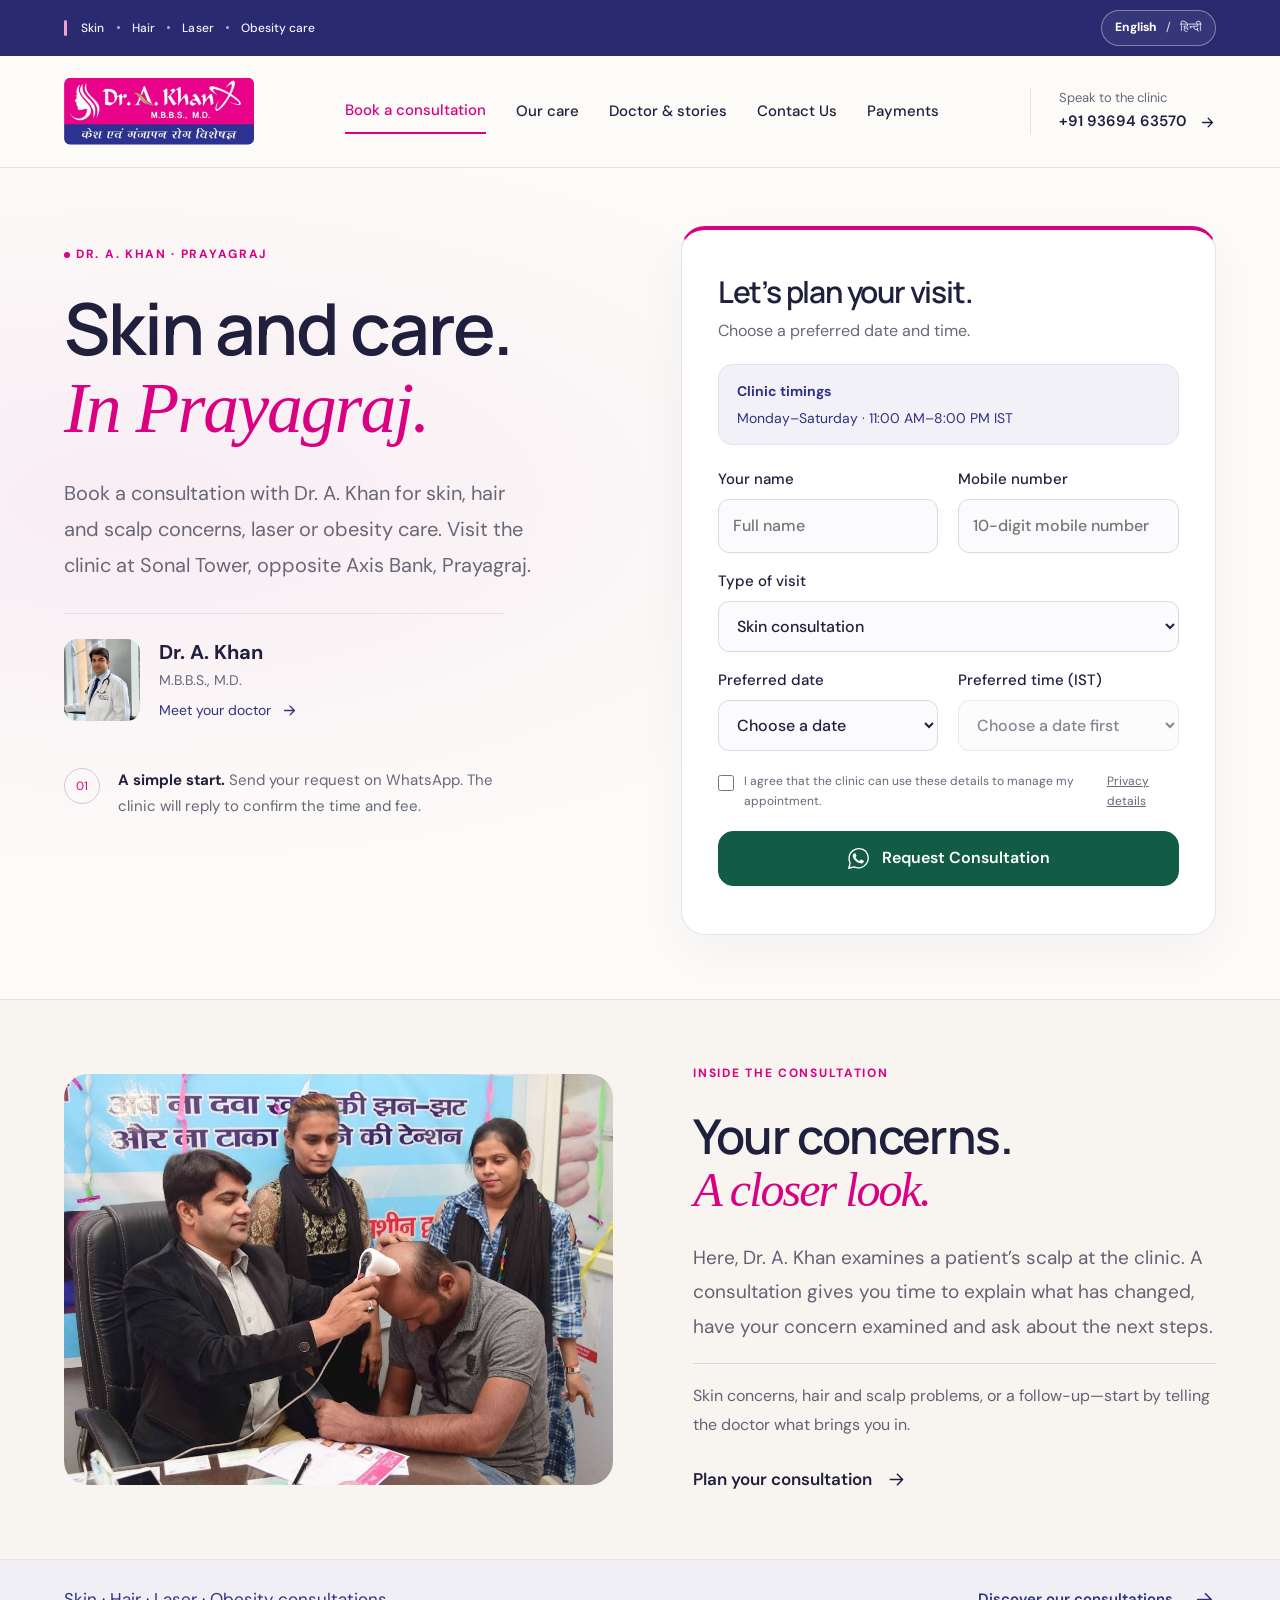
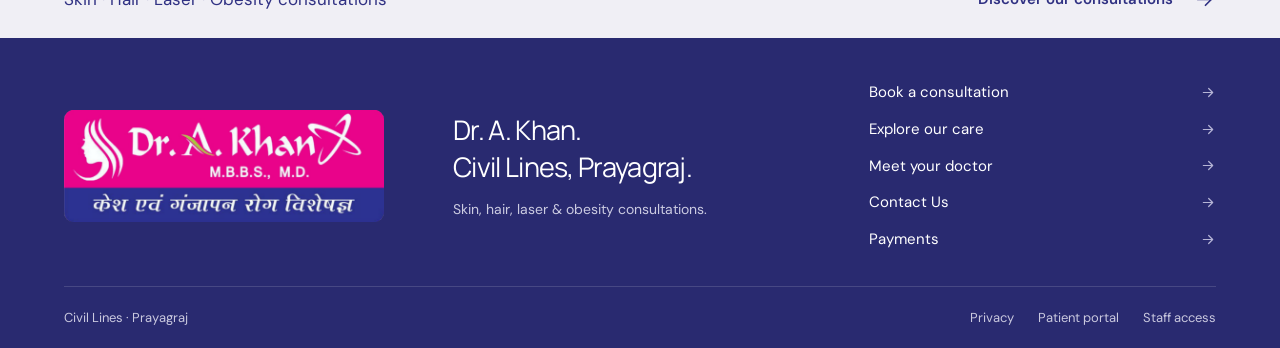
<file: index.html>
<!doctype html><html lang="en"><head><meta charset="utf-8"><meta name="viewport" content="width=device-width,initial-scale=1"><meta name="theme-color" content="#303183"><meta name="description" content="Dr. A. Khan clinic, Civil Lines, Prayagraj. Skin, hair, laser and obesity consultations."><title>Book a consultation | Dr. A. Khan</title><link rel="stylesheet" href="styles.css?v=20261008-care18"><link rel="stylesheet" href="redesign.css?v=20261008-care18"></head><body data-page="index.html"><a class="skip" href="#main">Skip to content</a><div class="topline"><span class="clinic-specialties"><span class="specialty-accent" aria-hidden="true"></span><span>Skin</span><i aria-hidden="true"></i><span>Hair</span><i aria-hidden="true"></i><span>Laser</span><i aria-hidden="true"></i><span>Obesity care</span></span><button id="language-toggle" class="language-toggle" type="button" data-no-translate aria-pressed="false"><span data-language-en lang="en">English</span><span aria-hidden="true">/</span><span data-language-hi lang="hi">हिन्दी</span></button></div><header><a class="brand" href="index.html" aria-label="Dr. A. Khan clinic home"><span class="logo"><img src="clinic-0.jpg" alt="Dr. A. Khan original clinic logo"></span></a><button class="menu-toggle" type="button" aria-expanded="false" aria-controls="main-nav">Menu <span aria-hidden="true">☰</span></button><nav id="main-nav" aria-label="Main navigation"><a href="index.html">Book a consultation</a><a href="care.html">Our care</a><a href="doctor.html">Doctor & stories</a><a href="contact.html">Contact Us</a><a href="payments.html">Payments</a></nav><a class="header-call" href="tel:+919369463570"><span>Speak to the clinic</span><b>+91 93694 63570 <svg viewBox="0 0 24 24" fill="none" aria-hidden="true"><path d="M5 12h14m-6-6 6 6-6 6" stroke="currentColor" stroke-width="1.8" stroke-linecap="round" stroke-linejoin="round"/></svg></b></a></header><main id="main"><section class="consultation-hero" id="book"><div class="booking-copy"><p class="eyebrow"><span class="status-dot"></span>DR. A. KHAN · PRAYAGRAJ</p><h1>Skin and care.<br><em>In Prayagraj.</em></h1><p class="hero-intro">Book a consultation with Dr. A. Khan for skin, hair and scalp concerns, laser or obesity care. Visit the clinic at Sonal Tower, opposite Axis Bank, Prayagraj.</p><div class="doctor-mini"><img src="doctor-clean.png" alt="Dr. A. Khan in a white coat"><div><b>Dr. A. Khan</b><span>M.B.B.S., M.D.</span><a href="doctor.html">Meet your doctor <svg viewBox="0 0 24 24" fill="none" aria-hidden="true"><path d="M5 12h14m-6-6 6 6-6 6" stroke="currentColor" stroke-width="1.8" stroke-linecap="round" stroke-linejoin="round"/></svg></a></div></div><div class="booking-reassurance"><span>01</span><p><b>A simple start.</b> Send your request on WhatsApp. The clinic will reply to confirm the time and fee.</p></div></div><form id="booking-form" class="panel"><div class="form-heading"><h2>Let’s plan your visit.</h2><p>Choose a preferred date and time.</p></div><div class="form-fields"><div class="booking-hours"><b>Clinic timings</b><span>Monday–Saturday · 11:00 AM–8:00 PM IST</span></div><label>Your name<input name="name" required maxlength="100" autocomplete="name" placeholder="Full name"></label><label>Mobile number<input name="phone" required inputmode="tel" pattern="[0-9+ ()-]{10,16}" maxlength="16" autocomplete="tel" placeholder="10-digit mobile number"></label><label>Type of visit<select name="service"><option>Skin consultation</option><option>Hair & scalp consultation</option><option>Follow-up visit</option><option>Laser consultation</option><option>Obesity consultation</option></select></label><label>Preferred date<select name="preferred_date" required data-no-translate><option value="">Choose a date</option></select></label><label>Preferred time (IST)<select name="preferred_time" required data-no-translate disabled><option value="">Choose a date first</option></select></label></div><label class="check"><input type="checkbox" required> I agree that the clinic can use these details to manage my appointment. <a href="privacy.html">Privacy details</a></label><button class="button consultation-request" type="submit"><svg class="whatsapp-icon" viewBox="0 0 32 32" fill="none" aria-hidden="true"><path d="M26.3 5.8A13.2 13.2 0 0 0 5.5 21.5L3.7 28.3l7-1.8A13.2 13.2 0 0 0 26.3 5.8Z" stroke="currentColor" stroke-width="1.8" stroke-linejoin="round"/><path d="M11.1 9.3c-.4 0-.8.1-1.1.5-.4.4-1.4 1.4-1.4 3.3s1.4 3.8 1.6 4.1c.2.2 2.8 4.3 6.9 5.8 3.4 1.2 4.1.8 4.8.8.8-.1 2.4-1 2.7-1.9.3-.9.3-1.7.2-1.9-.1-.2-.4-.3-.8-.5l-2.8-1.3c-.4-.2-.6-.3-.9.2-.3.4-1 1.3-1.3 1.5-.2.3-.4.3-.8.1-.4-.2-1.7-.6-3.2-2-1.2-1.1-2-2.4-2.2-2.8-.2-.4 0-.6.2-.8l.6-.7.4-.6c.1-.2.1-.5 0-.7l-1.2-2.8c-.3-.8-.7-.7-1-.7h-.7Z" fill="currentColor" transform="translate(1 0) scale(.92)"/></svg><span>Request Consultation</span></button><p id="booking-result" role="status"></p></form></section><section class="consultation-story" aria-labelledby="consultation-story-title"><figure><img src="clinic-selected-09.jpg" alt="Dr. A. Khan examining a patient’s scalp during a consultation" width="1080" height="813" loading="lazy"></figure><div class="consultation-story-copy"><p class="eyebrow">INSIDE THE CONSULTATION</p><h2 id="consultation-story-title">Your concerns.<br><em>A closer look.</em></h2><p>Here, Dr. A. Khan examines a patient’s scalp at the clinic. A consultation gives you time to explain what has changed, have your concern examined and ask about the next steps.</p><p class="consultation-story-note">Skin concerns, hair and scalp problems, or a follow-up—start by telling the doctor what brings you in.</p><a class="textlink" href="#book">Plan your consultation <svg viewBox="0 0 24 24" fill="none" aria-hidden="true"><path d="M5 12h14m-6-6 6 6-6 6" stroke="currentColor" stroke-width="1.8" stroke-linecap="round" stroke-linejoin="round"/></svg></a></div></section><div class="home-bottom"><span>Skin · Hair · Laser · Obesity consultations</span><a href="care.html">Discover our consultations <svg viewBox="0 0 24 24" fill="none" aria-hidden="true"><path d="M5 12h14m-6-6 6 6-6 6" stroke="currentColor" stroke-width="1.8" stroke-linecap="round" stroke-linejoin="round"/></svg></a></div></main><footer><div class="footer-main"><a class="footer-brand" href="index.html" aria-label="Dr. A. Khan clinic home"><img src="clinic-0.jpg" alt="Dr. A. Khan clinic logo" width="440"></a><div class="footer-copy"><p>Dr. A. Khan.<br>Civil Lines, Prayagraj.</p><span>Skin, hair, laser & obesity consultations.</span></div><div class="footer-links"><a href="index.html">Book a consultation <svg viewBox="0 0 24 24" fill="none" aria-hidden="true"><path d="M5 12h14m-6-6 6 6-6 6" stroke="currentColor" stroke-width="1.8" stroke-linecap="round" stroke-linejoin="round"/></svg></a><a href="care.html">Explore our care <svg viewBox="0 0 24 24" fill="none" aria-hidden="true"><path d="M5 12h14m-6-6 6 6-6 6" stroke="currentColor" stroke-width="1.8" stroke-linecap="round" stroke-linejoin="round"/></svg></a><a href="doctor.html">Meet your doctor <svg viewBox="0 0 24 24" fill="none" aria-hidden="true"><path d="M5 12h14m-6-6 6 6-6 6" stroke="currentColor" stroke-width="1.8" stroke-linecap="round" stroke-linejoin="round"/></svg></a><a href="contact.html">Contact Us <svg viewBox="0 0 24 24" fill="none" aria-hidden="true"><path d="M5 12h14m-6-6 6 6-6 6" stroke="currentColor" stroke-width="1.8" stroke-linecap="round" stroke-linejoin="round"/></svg></a><a href="payments.html">Payments <svg viewBox="0 0 24 24" fill="none" aria-hidden="true"><path d="M5 12h14m-6-6 6 6-6 6" stroke="currentColor" stroke-width="1.8" stroke-linecap="round" stroke-linejoin="round"/></svg></a></div></div><div class="footer-bottom"><span>Civil Lines · Prayagraj</span><div><a href="privacy.html">Privacy</a><a href="portal.html">Patient portal</a><a href="portal.html" id="staff-link">Staff access</a></div></div></footer><script src="config.js?v=20261008-care18"></script><script src="router.js?v=20261008-care18"></script><script src="app.js?v=20261008-care18"></script><script src="payments.js?v=20261008-care18"></script></body></html>
</file>
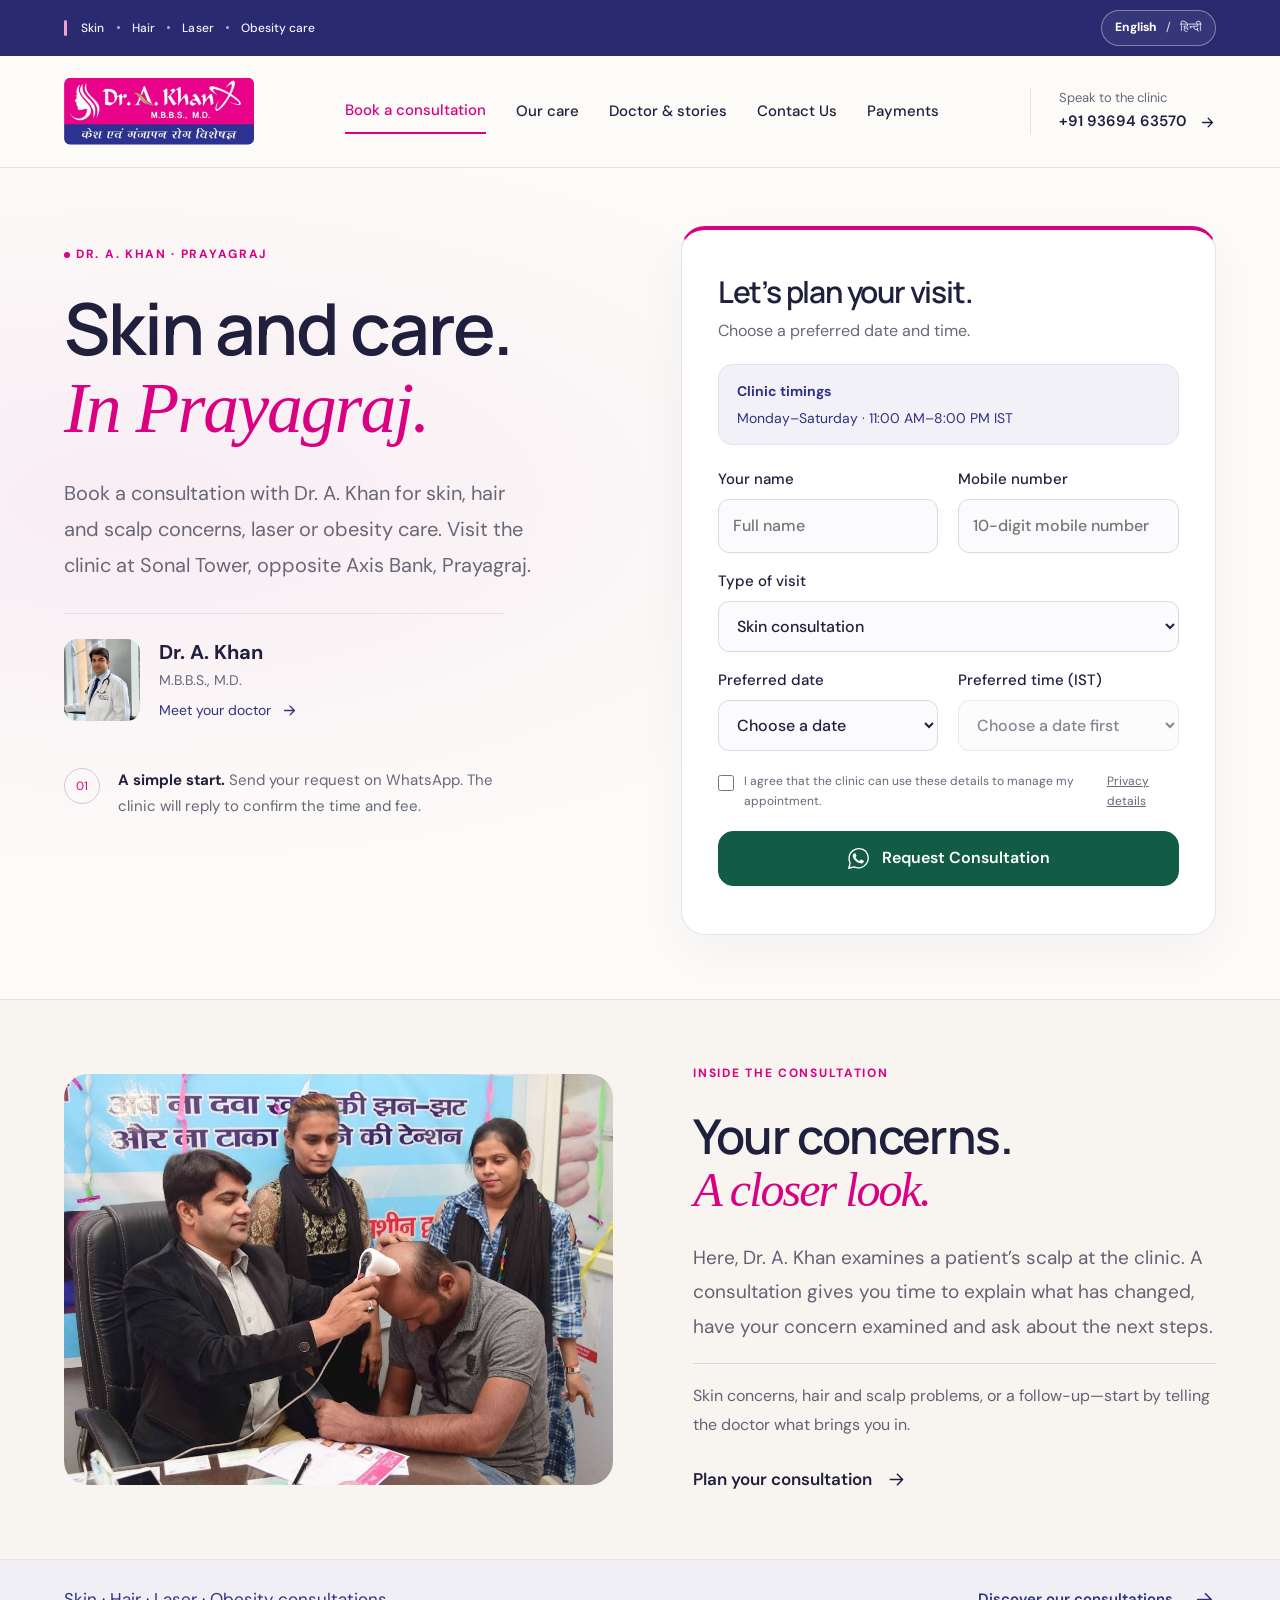
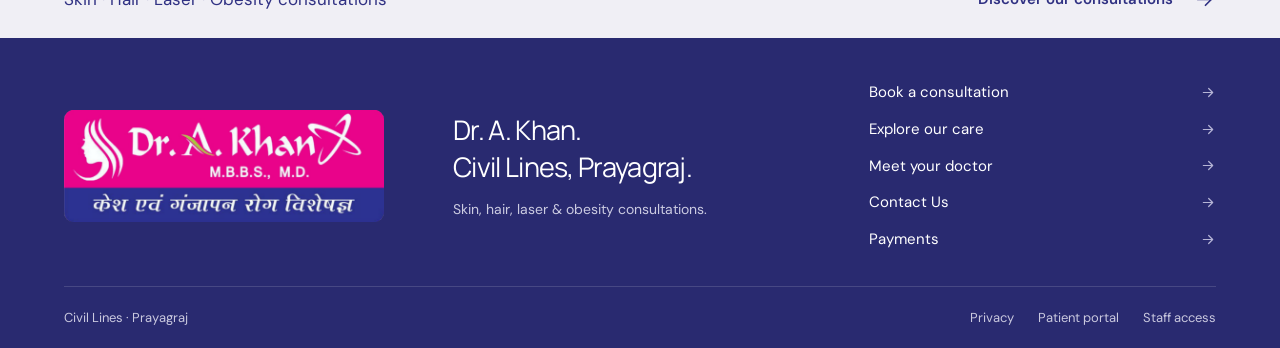
<file: appointments.html>
<!doctype html><html lang="en"><head><meta charset="utf-8"><meta name="viewport" content="width=device-width,initial-scale=1"><title>Dr. A. Khan</title></head><body><p><a href="index.html">Continue to the clinic website</a></p><script>location.replace('index.html'.split('#')[0]+location.search+('index.html'.includes('#')?'#testimonials':''));</script></body></html>
</file>
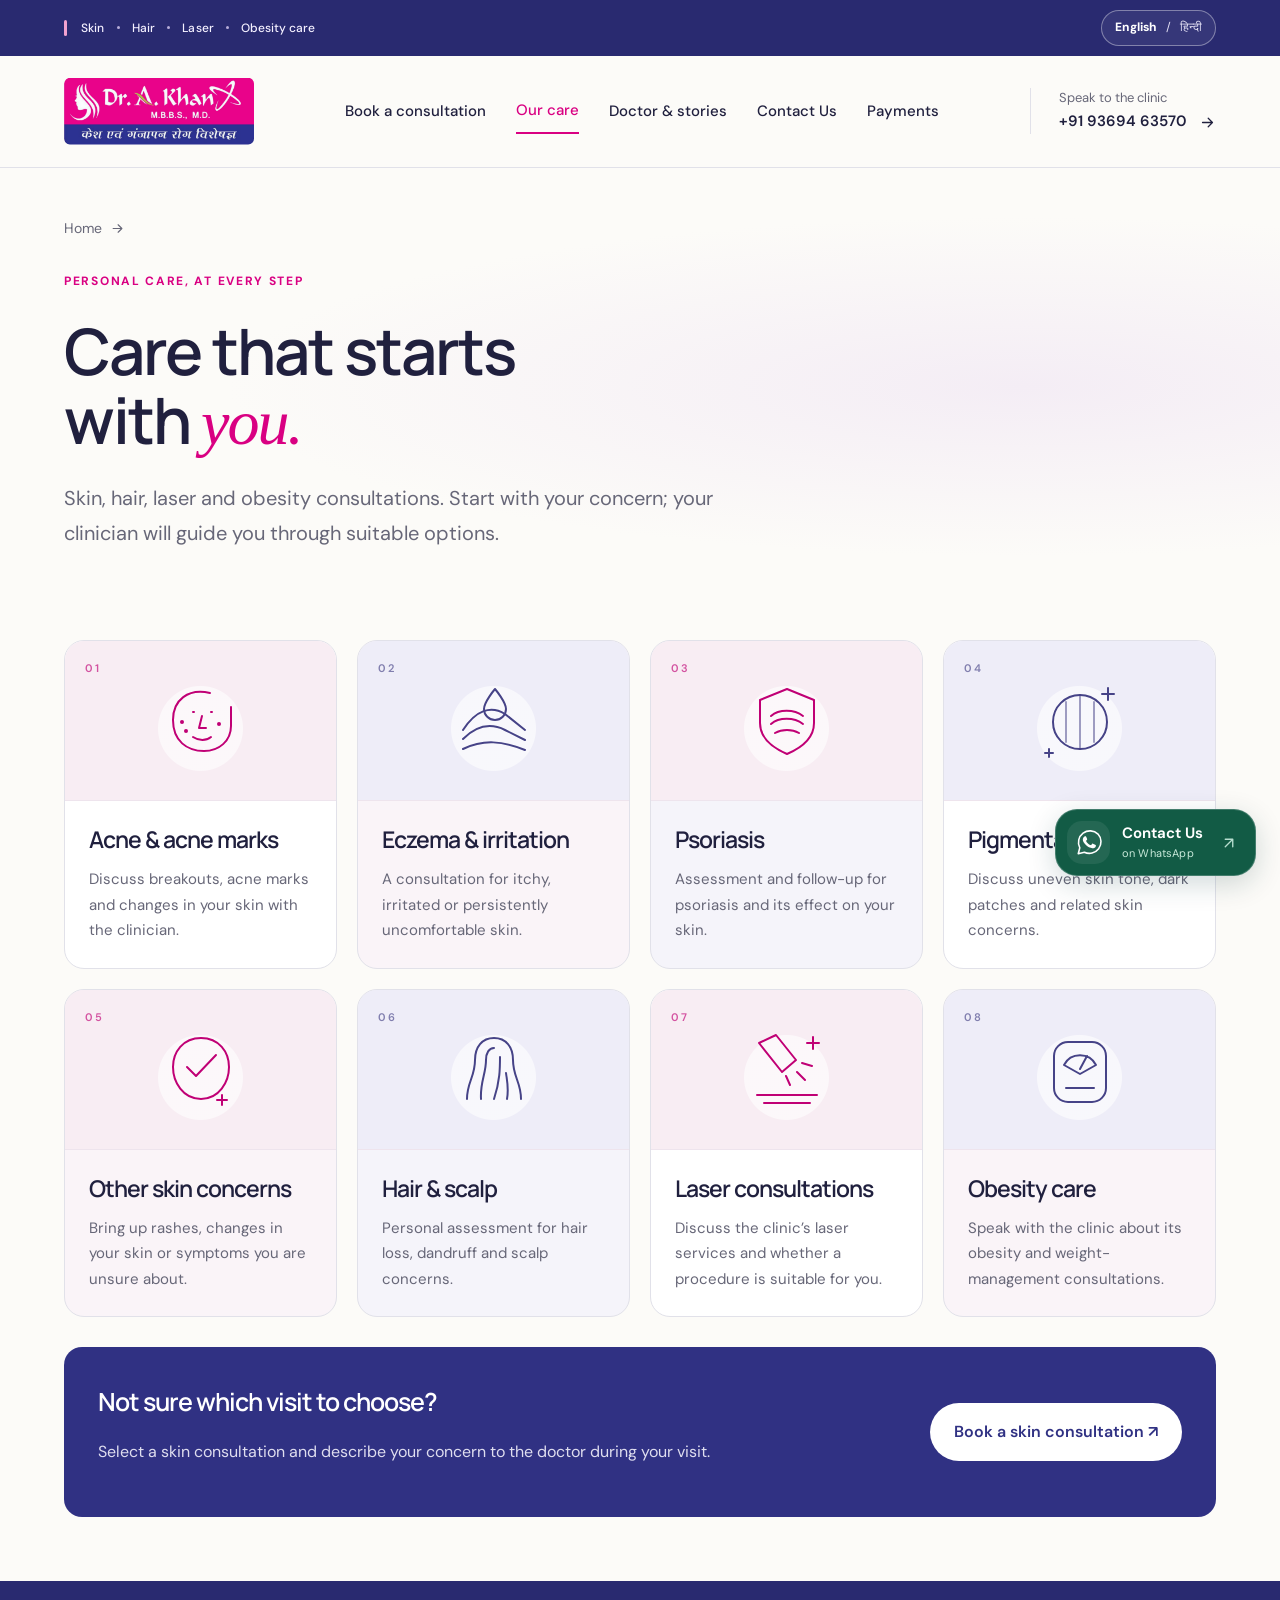
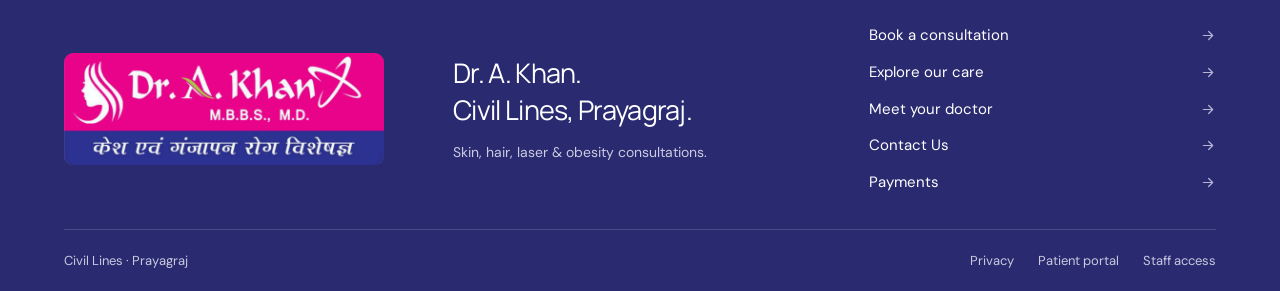
<file: care.html>
<!doctype html><html lang="en"><head><meta charset="utf-8"><meta name="viewport" content="width=device-width,initial-scale=1"><meta name="theme-color" content="#303183"><meta name="description" content="Dr. A. Khan clinic, Civil Lines, Prayagraj. Skin, hair, laser and obesity consultations."><title>Our care | Dr. A. Khan</title><link rel="stylesheet" href="styles.css?v=20261008-care18"><link rel="stylesheet" href="redesign.css?v=20261008-care18"></head><body data-page="care.html"><a class="skip" href="#main">Skip to content</a><div class="topline"><span class="clinic-specialties"><span class="specialty-accent" aria-hidden="true"></span><span>Skin</span><i aria-hidden="true"></i><span>Hair</span><i aria-hidden="true"></i><span>Laser</span><i aria-hidden="true"></i><span>Obesity care</span></span><button id="language-toggle" class="language-toggle" type="button" data-no-translate aria-pressed="false"><span data-language-en lang="en">English</span><span aria-hidden="true">/</span><span data-language-hi lang="hi">हिन्दी</span></button></div><header><a class="brand" href="index.html" aria-label="Dr. A. Khan clinic home"><span class="logo"><img src="clinic-0.jpg" alt="Dr. A. Khan original clinic logo"></span></a><button class="menu-toggle" type="button" aria-expanded="false" aria-controls="main-nav">Menu <span aria-hidden="true">☰</span></button><nav id="main-nav" aria-label="Main navigation"><a href="index.html">Book a consultation</a><a href="care.html">Our care</a><a href="doctor.html">Doctor & stories</a><a href="contact.html">Contact Us</a><a href="payments.html">Payments</a></nav><a class="header-call" href="tel:+919369463570"><span>Speak to the clinic</span><b>+91 93694 63570 <svg viewBox="0 0 24 24" fill="none" aria-hidden="true"><path d="M5 12h14m-6-6 6 6-6 6" stroke="currentColor" stroke-width="1.8" stroke-linecap="round" stroke-linejoin="round"/></svg></b></a></header><main id="main"><div class="page-intro"><a class="breadcrumb" href="index.html">Home <svg viewBox="0 0 24 24" fill="none" aria-hidden="true"><path d="M5 12h14m-6-6 6 6-6 6" stroke="currentColor" stroke-width="1.8" stroke-linecap="round" stroke-linejoin="round"/></svg></a><p class="eyebrow">PERSONAL CARE, AT EVERY STEP</p><h1>Care that starts<br>with <em>you.</em></h1><p class="page-description">Skin, hair, laser and obesity consultations. Start with your concern; your clinician will guide you through suitable options.</p></div><section id="care-details" class="section care-details"><div class="condition-grid"><article class="care-card"><div class="care-art" aria-hidden="true"><span class="care-number">01</span><svg viewBox="0 0 96 96" fill="none" stroke="currentColor" stroke-width="2" stroke-linecap="round" stroke-linejoin="round"><path d="M57 20c-22-5-37 7-37 27 0 21 14 31 31 31 15 0 27-10 27-25V34"/><path d="M40 39h1m17 0h1M49 43l-3 12h7M40 64c6 4 13 4 18 0"/><g fill="currentColor" stroke="none"><circle cx="29" cy="49" r="2"/><circle cx="33" cy="58" r="2"/><circle cx="66" cy="51" r="2"/></g></svg></div><div class="care-card-copy"><h3>Acne & acne marks</h3><p>Discuss breakouts, acne marks and changes in your skin with the clinician.</p></div></article><article class="care-card"><div class="care-art" aria-hidden="true"><span class="care-number">02</span><svg viewBox="0 0 96 96" fill="none" stroke="currentColor" stroke-width="2" stroke-linecap="round" stroke-linejoin="round"><path d="M17 57c13-20 28-25 42-16l20 16M17 66c14-14 28-16 42-9l20 10M17 76c21-10 39-8 62 1"/><path d="M49 16c0 0-11 13-11 20a11 11 0 0 0 22 0c0-7-11-20-11-20Z"/></svg></div><div class="care-card-copy"><h3>Eczema & irritation</h3><p>A consultation for itchy, irritated or persistently uncomfortable skin.</p></div></article><article class="care-card"><div class="care-art" aria-hidden="true"><span class="care-number">03</span><svg viewBox="0 0 96 96" fill="none" stroke="currentColor" stroke-width="2" stroke-linecap="round" stroke-linejoin="round"><path d="M48 16l27 11v23c0 16-13 25-27 31-14-6-27-15-27-31V27Z"/><path d="M32 43c8-7 23-7 32 0M32 51c8-7 23-7 32 0M36 60c7-4 17-4 24 0"/></svg></div><div class="care-card-copy"><h3>Psoriasis</h3><p>Assessment and follow-up for psoriasis and its effect on your skin.</p></div></article><article class="care-card"><div class="care-art" aria-hidden="true"><span class="care-number">04</span><svg viewBox="0 0 96 96" fill="none" stroke="currentColor" stroke-width="2" stroke-linecap="round" stroke-linejoin="round"><circle cx="48" cy="49" r="27"/><path d="M48 22v54M34 29v40M62 29v40" opacity=".5"/><path d="M76 15v12m-6-6h12M17 76v8m-4-4h8"/></svg></div><div class="care-card-copy"><h3>Pigmentation</h3><p>Discuss uneven skin tone, dark patches and related skin concerns.</p></div></article><article class="care-card"><div class="care-art" aria-hidden="true"><span class="care-number">05</span><svg viewBox="0 0 96 96" fill="none" stroke="currentColor" stroke-width="2" stroke-linecap="round" stroke-linejoin="round"><path d="M48 17c-18 0-28 14-28 29s10 32 28 32 28-17 28-32S66 17 48 17Z"/><path d="M34 46l9 9 20-21M69 74v10m-5-5h10"/></svg></div><div class="care-card-copy"><h3>Other skin concerns</h3><p>Bring up rashes, changes in your skin or symptoms you are unsure about.</p></div></article><article class="care-card"><div class="care-art" aria-hidden="true"><span class="care-number">06</span><svg viewBox="0 0 96 96" fill="none" stroke="currentColor" stroke-width="2" stroke-linecap="round" stroke-linejoin="round"><path d="M21 78c0-17 8-22 8-39 0-13 7-22 19-22s19 9 19 22c0 17 8 22 8 39M35 78c-1-17 5-25 5-39 0-7 3-12 8-12M48 78c6-18 6-31 6-42M61 78c2-11 0-18-1-26"/></svg></div><div class="care-card-copy"><h3>Hair & scalp</h3><p>Personal assessment for hair loss, dandruff and scalp concerns.</p></div></article><article class="care-card"><div class="care-art" aria-hidden="true"><span class="care-number">07</span><svg viewBox="0 0 96 96" fill="none" stroke="currentColor" stroke-width="2" stroke-linecap="round" stroke-linejoin="round"><path d="M18 74h60M25 82h46M20 22l17-8 20 25-14 12ZM47 55l4 9m7-13 8 8m-3-17 10 3"/><path d="M74 16v12m-6-6h12"/></svg></div><div class="care-card-copy"><h3>Laser consultations</h3><p>Discuss the clinic’s laser services and whether a procedure is suitable for you.</p></div></article><article class="care-card"><div class="care-art" aria-hidden="true"><span class="care-number">08</span><svg viewBox="0 0 96 96" fill="none" stroke="currentColor" stroke-width="2" stroke-linecap="round" stroke-linejoin="round"><rect x="22" y="21" width="52" height="60" rx="14"/><path d="M32 44a18 18 0 0 1 32 0l-16 9ZM48 48l7-13M34 67h28"/></svg></div><div class="care-card-copy"><h3>Obesity care</h3><p>Speak with the clinic about its obesity and weight-management consultations.</p></div></article></div><div class="care-callout"><div><h3>Not sure which visit to choose?</h3><p>Select a skin consultation and describe your concern to the doctor during your visit.</p></div><a class="button" href="appointments.html?service=Skin%20consultation">Book a skin consultation ↗</a></div></section></main><footer><div class="footer-main"><a class="footer-brand" href="index.html" aria-label="Dr. A. Khan clinic home"><img src="clinic-0.jpg" alt="Dr. A. Khan clinic logo" width="440"></a><div class="footer-copy"><p>Dr. A. Khan.<br>Civil Lines, Prayagraj.</p><span>Skin, hair, laser & obesity consultations.</span></div><div class="footer-links"><a href="index.html">Book a consultation <svg viewBox="0 0 24 24" fill="none" aria-hidden="true"><path d="M5 12h14m-6-6 6 6-6 6" stroke="currentColor" stroke-width="1.8" stroke-linecap="round" stroke-linejoin="round"/></svg></a><a href="care.html">Explore our care <svg viewBox="0 0 24 24" fill="none" aria-hidden="true"><path d="M5 12h14m-6-6 6 6-6 6" stroke="currentColor" stroke-width="1.8" stroke-linecap="round" stroke-linejoin="round"/></svg></a><a href="doctor.html">Meet your doctor <svg viewBox="0 0 24 24" fill="none" aria-hidden="true"><path d="M5 12h14m-6-6 6 6-6 6" stroke="currentColor" stroke-width="1.8" stroke-linecap="round" stroke-linejoin="round"/></svg></a><a href="contact.html">Contact Us <svg viewBox="0 0 24 24" fill="none" aria-hidden="true"><path d="M5 12h14m-6-6 6 6-6 6" stroke="currentColor" stroke-width="1.8" stroke-linecap="round" stroke-linejoin="round"/></svg></a><a href="payments.html">Payments <svg viewBox="0 0 24 24" fill="none" aria-hidden="true"><path d="M5 12h14m-6-6 6 6-6 6" stroke="currentColor" stroke-width="1.8" stroke-linecap="round" stroke-linejoin="round"/></svg></a></div></div><div class="footer-bottom"><span>Civil Lines · Prayagraj</span><div><a href="privacy.html">Privacy</a><a href="portal.html">Patient portal</a><a href="portal.html" id="staff-link">Staff access</a></div></div></footer><script src="config.js?v=20261008-care18"></script><script src="router.js?v=20261008-care18"></script><script src="app.js?v=20261008-care18"></script><script src="payments.js?v=20261008-care18"></script></body></html>
</file>
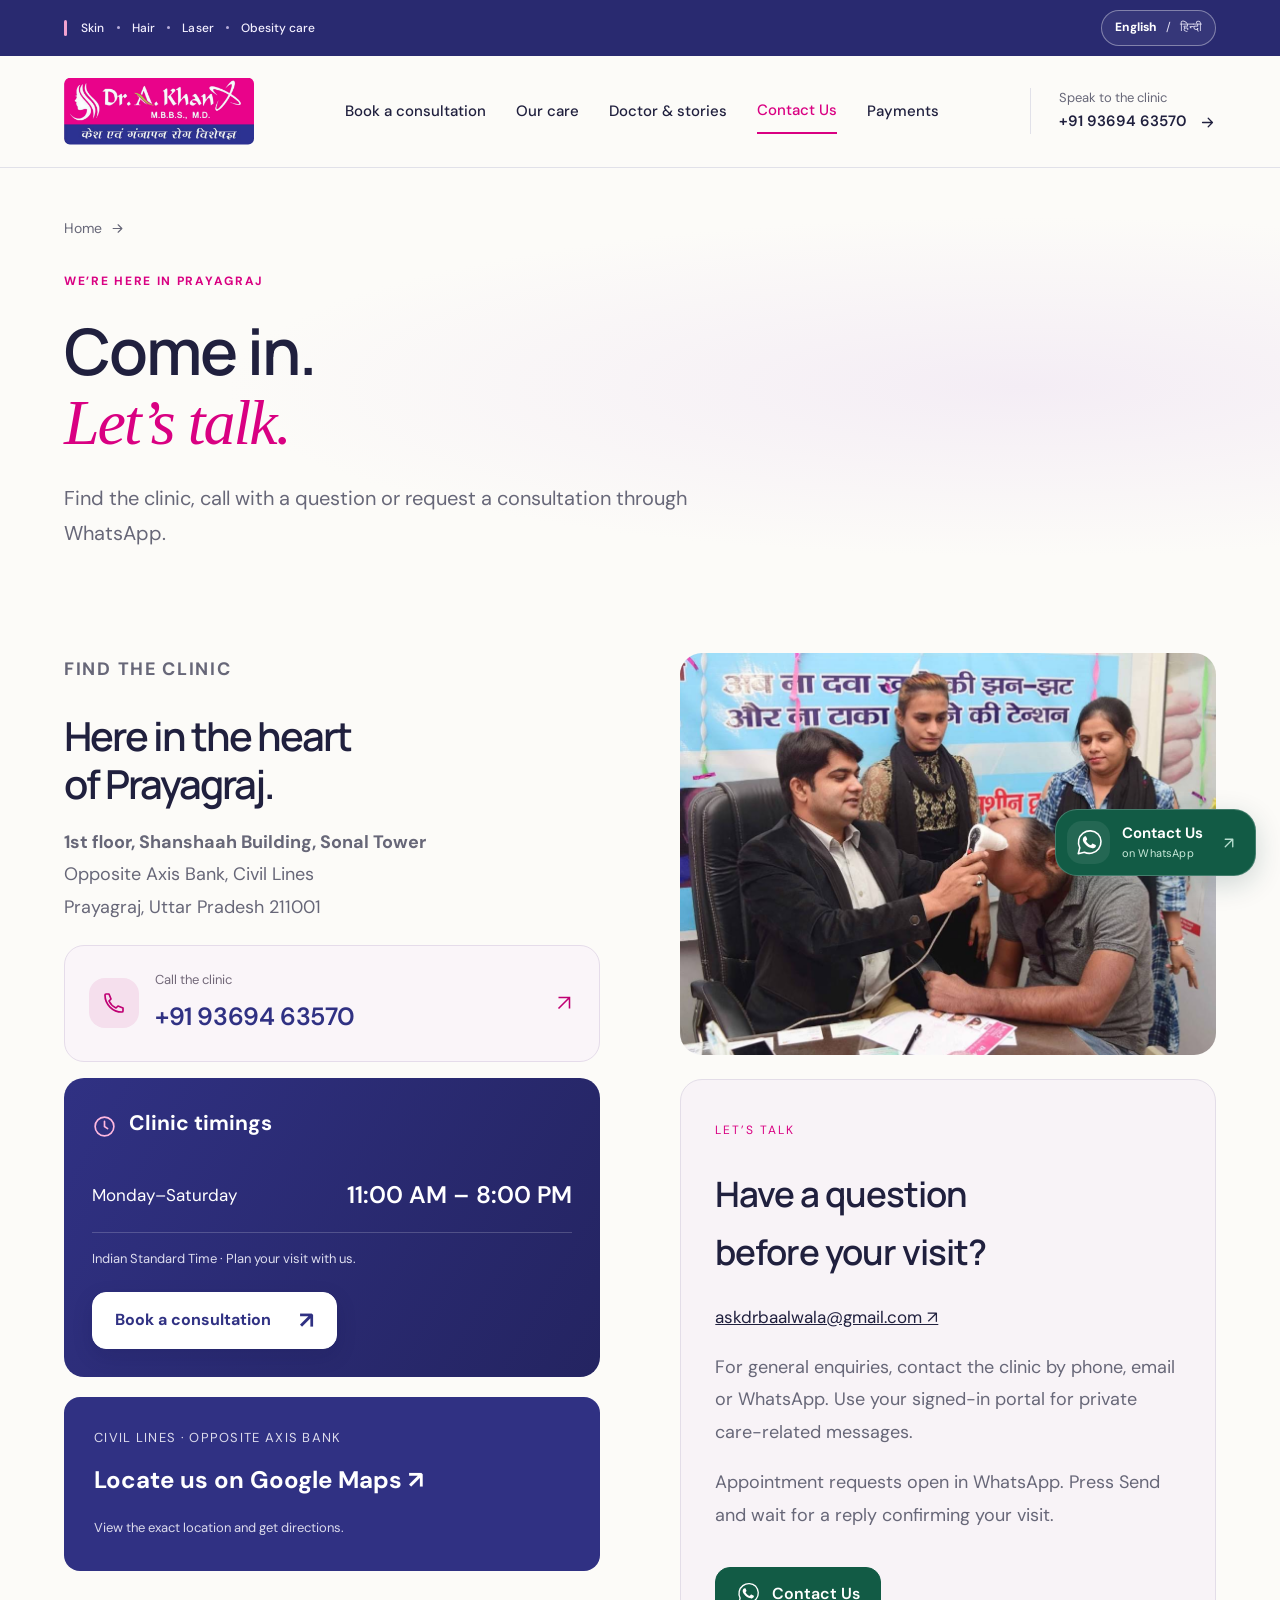
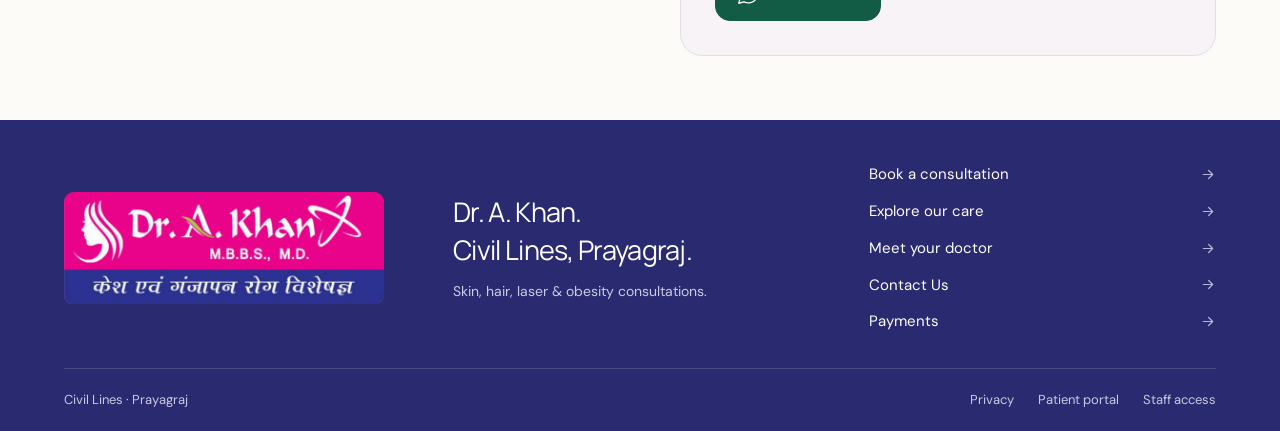
<file: contact.html>
<!doctype html><html lang="en"><head><meta charset="utf-8"><meta name="viewport" content="width=device-width,initial-scale=1"><meta name="theme-color" content="#303183"><meta name="description" content="Dr. A. Khan clinic, Civil Lines, Prayagraj. Skin, hair, laser and obesity consultations."><title>Contact Us | Dr. A. Khan</title><link rel="stylesheet" href="styles.css?v=20261008-care18"><link rel="stylesheet" href="redesign.css?v=20261008-care18"></head><body data-page="contact.html"><a class="skip" href="#main">Skip to content</a><div class="topline"><span class="clinic-specialties"><span class="specialty-accent" aria-hidden="true"></span><span>Skin</span><i aria-hidden="true"></i><span>Hair</span><i aria-hidden="true"></i><span>Laser</span><i aria-hidden="true"></i><span>Obesity care</span></span><button id="language-toggle" class="language-toggle" type="button" data-no-translate aria-pressed="false"><span data-language-en lang="en">English</span><span aria-hidden="true">/</span><span data-language-hi lang="hi">हिन्दी</span></button></div><header><a class="brand" href="index.html" aria-label="Dr. A. Khan clinic home"><span class="logo"><img src="clinic-0.jpg" alt="Dr. A. Khan original clinic logo"></span></a><button class="menu-toggle" type="button" aria-expanded="false" aria-controls="main-nav">Menu <span aria-hidden="true">☰</span></button><nav id="main-nav" aria-label="Main navigation"><a href="index.html">Book a consultation</a><a href="care.html">Our care</a><a href="doctor.html">Doctor & stories</a><a href="contact.html">Contact Us</a><a href="payments.html">Payments</a></nav><a class="header-call" href="tel:+919369463570"><span>Speak to the clinic</span><b>+91 93694 63570 <svg viewBox="0 0 24 24" fill="none" aria-hidden="true"><path d="M5 12h14m-6-6 6 6-6 6" stroke="currentColor" stroke-width="1.8" stroke-linecap="round" stroke-linejoin="round"/></svg></b></a></header><main id="main"><div class="page-intro"><a class="breadcrumb" href="index.html">Home <svg viewBox="0 0 24 24" fill="none" aria-hidden="true"><path d="M5 12h14m-6-6 6 6-6 6" stroke="currentColor" stroke-width="1.8" stroke-linecap="round" stroke-linejoin="round"/></svg></a><p class="eyebrow">WE’RE HERE IN PRAYAGRAJ</p><h1>Come in.<br><em>Let’s talk.</em></h1><p class="page-description">Find the clinic, call with a question or request a consultation through WhatsApp.</p></div><section id="visit" class="section visit"><div><p class="eyebrow">FIND THE CLINIC</p><h2>Here in the heart<br>of Prayagraj.</h2><p><strong>1st floor, Shanshaah Building, Sonal Tower</strong><br>Opposite Axis Bank, Civil Lines<br>Prayagraj, Uttar Pradesh 211001</p><div class="contact-list"><a class="clinic-call-card" href="tel:+919369463570"><span class="clinic-call-icon" aria-hidden="true"><svg viewBox="0 0 24 24" fill="none" stroke="currentColor" stroke-width="1.7" stroke-linecap="round" stroke-linejoin="round"><path d="M7 3H4a1 1 0 0 0-1 1c0 9.4 7.6 17 17 17a1 1 0 0 0 1-1v-3l-5-2-2 2a15 15 0 0 1-7-7l2-2Z"/></svg></span><span class="clinic-call-copy"><span>Call the clinic</span><strong>+91 93694 63570</strong></span><svg class="clinic-call-arrow" viewBox="0 0 24 24" fill="none" stroke="currentColor" stroke-width="1.7" aria-hidden="true"><path d="M6 18 18 6M6 6h12v12"/></svg></a><div class="clinic-hours"><div class="hours-title"><svg viewBox="0 0 24 24" fill="none" aria-hidden="true"><circle cx="12" cy="12" r="9" stroke="currentColor" stroke-width="1.6"/><path d="M12 7v5l3 2" stroke="currentColor" stroke-width="1.6" stroke-linecap="round"/></svg><b>Clinic timings</b></div><div class="hours-row"><span>Monday–Saturday</span><strong>11:00 AM – 8:00 PM</strong></div><p>Indian Standard Time · Plan your visit with us.</p><a class="hours-book" href="index.html#book">Book a consultation <span aria-hidden="true">↗</span></a></div></div><a class="map-link-card" target="_blank" rel="noopener" href="https://maps.app.goo.gl/wER15F5J5ea5rBAJ8"><span>CIVIL LINES · OPPOSITE AXIS BANK</span><b>Locate us on Google Maps ↗</b><small>View the exact location and get directions.</small></a></div><div class="clinic-contact-column"><figure class="clinic-photo"><img src="clinic-selected-09.jpg" alt="A consultation at Dr. A. Khan’s clinic" loading="lazy" width="1080" height="813"></figure><div class="contact-card"><span>LET’S TALK</span><h3>Have a question<br>before your visit?</h3><a href="mailto:askdrbaalwala@gmail.com">askdrbaalwala@gmail.com ↗</a><p>For general enquiries, contact the clinic by phone, email or WhatsApp. Use your signed-in portal for private care-related messages.</p><p class="muted">Appointment requests open in WhatsApp. Press Send and wait for a reply confirming your visit.</p></div></div></section></main><footer><div class="footer-main"><a class="footer-brand" href="index.html" aria-label="Dr. A. Khan clinic home"><img src="clinic-0.jpg" alt="Dr. A. Khan clinic logo" width="440"></a><div class="footer-copy"><p>Dr. A. Khan.<br>Civil Lines, Prayagraj.</p><span>Skin, hair, laser & obesity consultations.</span></div><div class="footer-links"><a href="index.html">Book a consultation <svg viewBox="0 0 24 24" fill="none" aria-hidden="true"><path d="M5 12h14m-6-6 6 6-6 6" stroke="currentColor" stroke-width="1.8" stroke-linecap="round" stroke-linejoin="round"/></svg></a><a href="care.html">Explore our care <svg viewBox="0 0 24 24" fill="none" aria-hidden="true"><path d="M5 12h14m-6-6 6 6-6 6" stroke="currentColor" stroke-width="1.8" stroke-linecap="round" stroke-linejoin="round"/></svg></a><a href="doctor.html">Meet your doctor <svg viewBox="0 0 24 24" fill="none" aria-hidden="true"><path d="M5 12h14m-6-6 6 6-6 6" stroke="currentColor" stroke-width="1.8" stroke-linecap="round" stroke-linejoin="round"/></svg></a><a href="contact.html">Contact Us <svg viewBox="0 0 24 24" fill="none" aria-hidden="true"><path d="M5 12h14m-6-6 6 6-6 6" stroke="currentColor" stroke-width="1.8" stroke-linecap="round" stroke-linejoin="round"/></svg></a><a href="payments.html">Payments <svg viewBox="0 0 24 24" fill="none" aria-hidden="true"><path d="M5 12h14m-6-6 6 6-6 6" stroke="currentColor" stroke-width="1.8" stroke-linecap="round" stroke-linejoin="round"/></svg></a></div></div><div class="footer-bottom"><span>Civil Lines · Prayagraj</span><div><a href="privacy.html">Privacy</a><a href="portal.html">Patient portal</a><a href="portal.html" id="staff-link">Staff access</a></div></div></footer><script src="config.js?v=20261008-care18"></script><script src="router.js?v=20261008-care18"></script><script src="app.js?v=20261008-care18"></script><script src="payments.js?v=20261008-care18"></script></body></html>
</file>
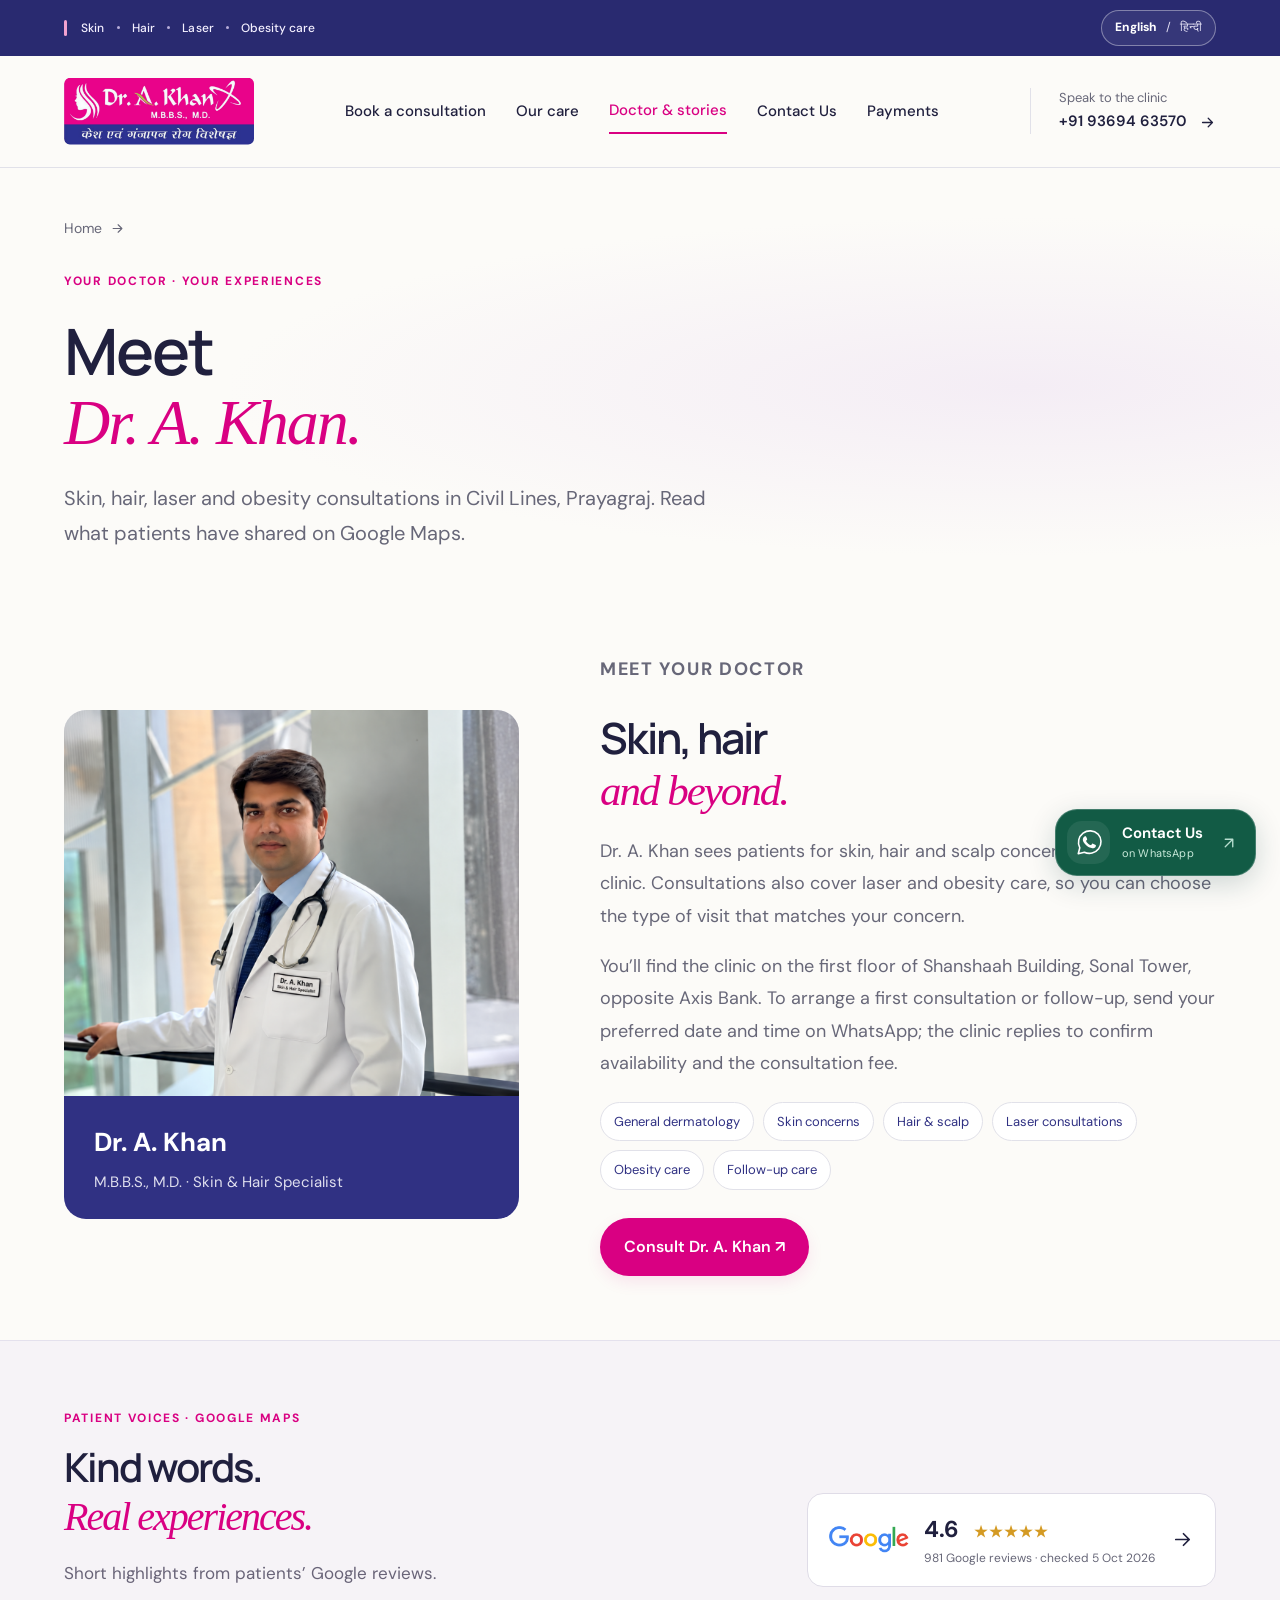
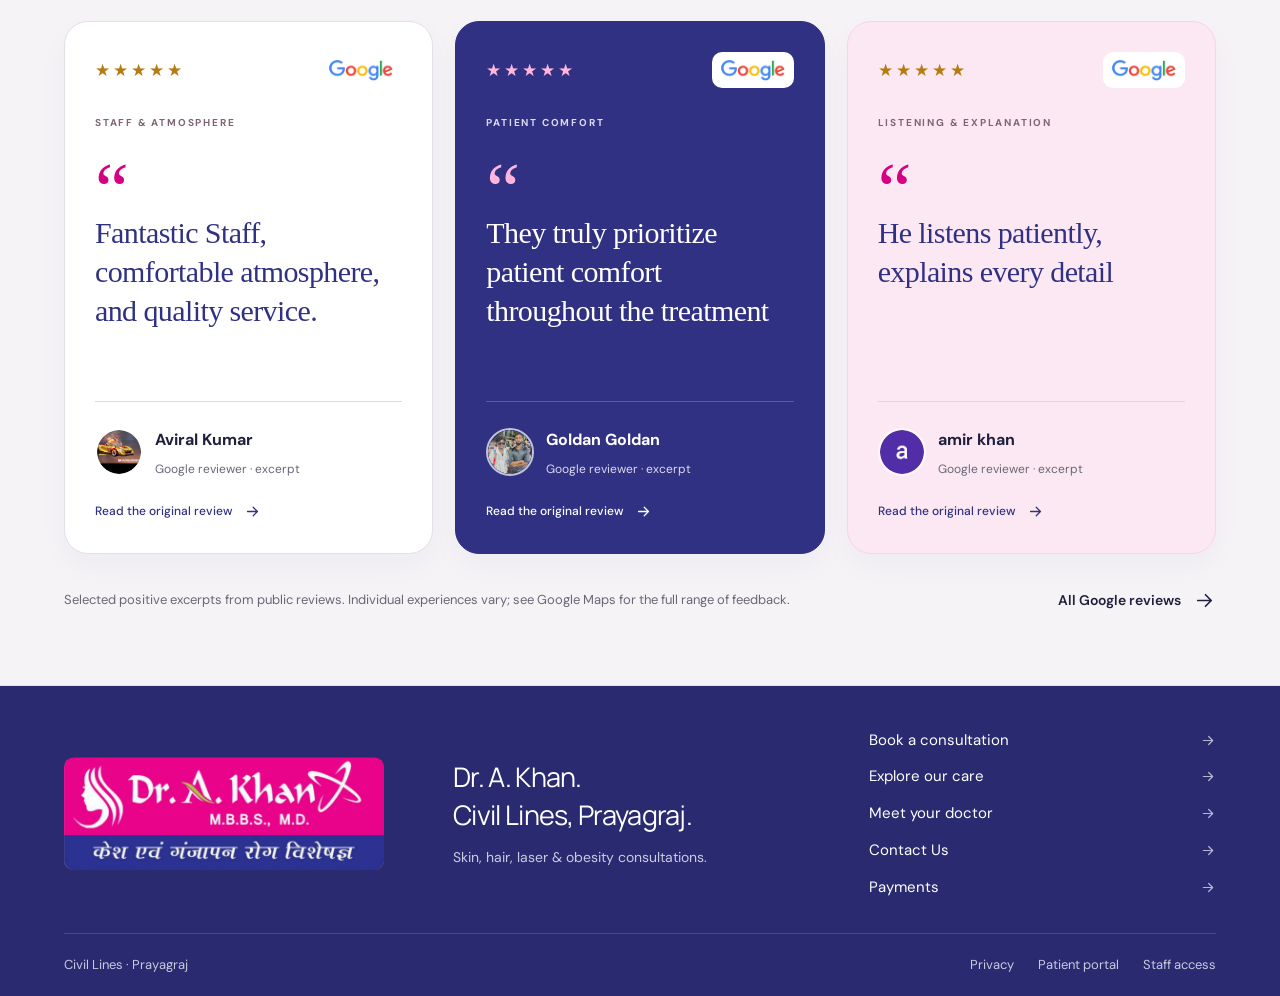
<file: doctor.html>
<!doctype html><html lang="en"><head><meta charset="utf-8"><meta name="viewport" content="width=device-width,initial-scale=1"><meta name="theme-color" content="#303183"><meta name="description" content="Dr. A. Khan clinic, Civil Lines, Prayagraj. Skin, hair, laser and obesity consultations."><title>Doctor & patient stories | Dr. A. Khan</title><link rel="stylesheet" href="styles.css?v=20261008-care18"><link rel="stylesheet" href="redesign.css?v=20261008-care18"></head><body data-page="doctor.html"><a class="skip" href="#main">Skip to content</a><div class="topline"><span class="clinic-specialties"><span class="specialty-accent" aria-hidden="true"></span><span>Skin</span><i aria-hidden="true"></i><span>Hair</span><i aria-hidden="true"></i><span>Laser</span><i aria-hidden="true"></i><span>Obesity care</span></span><button id="language-toggle" class="language-toggle" type="button" data-no-translate aria-pressed="false"><span data-language-en lang="en">English</span><span aria-hidden="true">/</span><span data-language-hi lang="hi">हिन्दी</span></button></div><header><a class="brand" href="index.html" aria-label="Dr. A. Khan clinic home"><span class="logo"><img src="clinic-0.jpg" alt="Dr. A. Khan original clinic logo"></span></a><button class="menu-toggle" type="button" aria-expanded="false" aria-controls="main-nav">Menu <span aria-hidden="true">☰</span></button><nav id="main-nav" aria-label="Main navigation"><a href="index.html">Book a consultation</a><a href="care.html">Our care</a><a href="doctor.html">Doctor & stories</a><a href="contact.html">Contact Us</a><a href="payments.html">Payments</a></nav><a class="header-call" href="tel:+919369463570"><span>Speak to the clinic</span><b>+91 93694 63570 <svg viewBox="0 0 24 24" fill="none" aria-hidden="true"><path d="M5 12h14m-6-6 6 6-6 6" stroke="currentColor" stroke-width="1.8" stroke-linecap="round" stroke-linejoin="round"/></svg></b></a></header><main id="main"><div class="page-intro"><a class="breadcrumb" href="index.html">Home <svg viewBox="0 0 24 24" fill="none" aria-hidden="true"><path d="M5 12h14m-6-6 6 6-6 6" stroke="currentColor" stroke-width="1.8" stroke-linecap="round" stroke-linejoin="round"/></svg></a><p class="eyebrow">YOUR DOCTOR · YOUR EXPERIENCES</p><h1>Meet<br><em>Dr. A. Khan.</em></h1><p class="page-description">Skin, hair, laser and obesity consultations in Civil Lines, Prayagraj. Read what patients have shared on Google Maps.</p></div><section id="about" class="doctor-profile section"><div class="doctor-portrait"><img src="doctor-clean.png" alt="Dr. A. Khan in a white coat" loading="lazy"><div class="portrait-caption"><b>Dr. A. Khan</b><span>M.B.B.S., M.D. · Skin & Hair Specialist</span></div></div><div class="doctor-copy"><p class="eyebrow">MEET YOUR DOCTOR</p><h2>Skin, hair<br><em>and beyond.</em></h2><p>Dr. A. Khan sees patients for skin, hair and scalp concerns at his Civil Lines clinic. Consultations also cover laser and obesity care, so you can choose the type of visit that matches your concern.</p><p>You’ll find the clinic on the first floor of Shanshaah Building, Sonal Tower, opposite Axis Bank. To arrange a first consultation or follow-up, send your preferred date and time on WhatsApp; the clinic replies to confirm availability and the consultation fee.</p><div class="doctor-tags"><span>General dermatology</span><span>Skin concerns</span><span>Hair & scalp</span><span>Laser consultations</span><span>Obesity care</span><span>Follow-up care</span></div><a class="button" href="appointments.html">Consult Dr. A. Khan ↗</a></div></section><section id="testimonials" class="section testimonials"><div class="section-heading"><div><p class="eyebrow">PATIENT VOICES · GOOGLE MAPS</p><h2>Kind words.<br><em>Real experiences.</em></h2><p class="reviews-intro">Short highlights from patients’ Google reviews.</p></div><a class="google-rating" href="https://maps.app.goo.gl/wER15F5J5ea5rBAJ8" target="_blank" rel="noopener"><img class="google-wordmark" src="google-logo.png" alt="Google" width="80" height="28"><div><b>4.6 <span aria-label="out of 5 stars">★★★★★</span></b><small>981 Google reviews · checked 5 Oct 2026</small></div><svg viewBox="0 0 24 24" fill="none" aria-hidden="true"><path d="M5 12h14m-6-6 6 6-6 6" stroke="currentColor" stroke-width="1.8" stroke-linecap="round" stroke-linejoin="round"/></svg></a></div><div class="review-grid"><article class="review-card"><div class="review-card-top"><span class="review-stars" aria-label="5 out of 5 stars">★★★★★</span><span class="review-source-mark"><img src="google-logo.png" alt="Google" width="64" height="22"></span></div><p class="review-topic">STAFF & ATMOSPHERE</p><span class="review-quotation" aria-hidden="true">“</span><blockquote>Fantastic Staff, comfortable atmosphere, and quality service.</blockquote><div class="review-person"><img class="reviewer-photo" src="reviewer-aviral.png" alt="Aviral Kumar" width="48" height="48" loading="lazy"><div><b>Aviral Kumar</b><small>Google reviewer · excerpt</small></div></div><a href="https://maps.app.goo.gl/x6WsdrRax4CgDrKY7" target="_blank" rel="noopener">Read the original review <svg viewBox="0 0 24 24" fill="none" aria-hidden="true"><path d="M5 12h14m-6-6 6 6-6 6" stroke="currentColor" stroke-width="1.8" stroke-linecap="round" stroke-linejoin="round"/></svg></a></article><article class="review-card"><div class="review-card-top"><span class="review-stars" aria-label="5 out of 5 stars">★★★★★</span><span class="review-source-mark"><img src="google-logo.png" alt="Google" width="64" height="22"></span></div><p class="review-topic">PATIENT COMFORT</p><span class="review-quotation" aria-hidden="true">“</span><blockquote>They truly prioritize patient comfort throughout the treatment</blockquote><div class="review-person"><img class="reviewer-photo" src="reviewer-goldan.png" alt="Goldan Goldan" width="48" height="48" loading="lazy"><div><b>Goldan Goldan</b><small>Google reviewer · excerpt</small></div></div><a href="https://maps.app.goo.gl/MMhPgguoxyNb316FA" target="_blank" rel="noopener">Read the original review <svg viewBox="0 0 24 24" fill="none" aria-hidden="true"><path d="M5 12h14m-6-6 6 6-6 6" stroke="currentColor" stroke-width="1.8" stroke-linecap="round" stroke-linejoin="round"/></svg></a></article><article class="review-card"><div class="review-card-top"><span class="review-stars" aria-label="5 out of 5 stars">★★★★★</span><span class="review-source-mark"><img src="google-logo.png" alt="Google" width="64" height="22"></span></div><p class="review-topic">LISTENING & EXPLANATION</p><span class="review-quotation" aria-hidden="true">“</span><blockquote>He listens patiently, explains every detail</blockquote><div class="review-person"><img class="reviewer-photo" src="reviewer-amir.png" alt="amir khan" width="48" height="48" loading="lazy"><div><b>amir khan</b><small>Google reviewer · excerpt</small></div></div><a href="https://maps.app.goo.gl/um8KyFJuS8dgcvq9A" target="_blank" rel="noopener">Read the original review <svg viewBox="0 0 24 24" fill="none" aria-hidden="true"><path d="M5 12h14m-6-6 6 6-6 6" stroke="currentColor" stroke-width="1.8" stroke-linecap="round" stroke-linejoin="round"/></svg></a></article></div><div class="review-foot"><p>Selected positive excerpts from public reviews. Individual experiences vary; see Google Maps for the full range of feedback.</p><a class="textlink" href="https://maps.app.goo.gl/wER15F5J5ea5rBAJ8" target="_blank" rel="noopener">All Google reviews <svg viewBox="0 0 24 24" fill="none" aria-hidden="true"><path d="M5 12h14m-6-6 6 6-6 6" stroke="currentColor" stroke-width="1.8" stroke-linecap="round" stroke-linejoin="round"/></svg></a></div></section></main><footer><div class="footer-main"><a class="footer-brand" href="index.html" aria-label="Dr. A. Khan clinic home"><img src="clinic-0.jpg" alt="Dr. A. Khan clinic logo" width="440"></a><div class="footer-copy"><p>Dr. A. Khan.<br>Civil Lines, Prayagraj.</p><span>Skin, hair, laser & obesity consultations.</span></div><div class="footer-links"><a href="index.html">Book a consultation <svg viewBox="0 0 24 24" fill="none" aria-hidden="true"><path d="M5 12h14m-6-6 6 6-6 6" stroke="currentColor" stroke-width="1.8" stroke-linecap="round" stroke-linejoin="round"/></svg></a><a href="care.html">Explore our care <svg viewBox="0 0 24 24" fill="none" aria-hidden="true"><path d="M5 12h14m-6-6 6 6-6 6" stroke="currentColor" stroke-width="1.8" stroke-linecap="round" stroke-linejoin="round"/></svg></a><a href="doctor.html">Meet your doctor <svg viewBox="0 0 24 24" fill="none" aria-hidden="true"><path d="M5 12h14m-6-6 6 6-6 6" stroke="currentColor" stroke-width="1.8" stroke-linecap="round" stroke-linejoin="round"/></svg></a><a href="contact.html">Contact Us <svg viewBox="0 0 24 24" fill="none" aria-hidden="true"><path d="M5 12h14m-6-6 6 6-6 6" stroke="currentColor" stroke-width="1.8" stroke-linecap="round" stroke-linejoin="round"/></svg></a><a href="payments.html">Payments <svg viewBox="0 0 24 24" fill="none" aria-hidden="true"><path d="M5 12h14m-6-6 6 6-6 6" stroke="currentColor" stroke-width="1.8" stroke-linecap="round" stroke-linejoin="round"/></svg></a></div></div><div class="footer-bottom"><span>Civil Lines · Prayagraj</span><div><a href="privacy.html">Privacy</a><a href="portal.html">Patient portal</a><a href="portal.html" id="staff-link">Staff access</a></div></div></footer><script src="config.js?v=20261008-care18"></script><script src="router.js?v=20261008-care18"></script><script src="app.js?v=20261008-care18"></script><script src="payments.js?v=20261008-care18"></script></body></html>
</file>
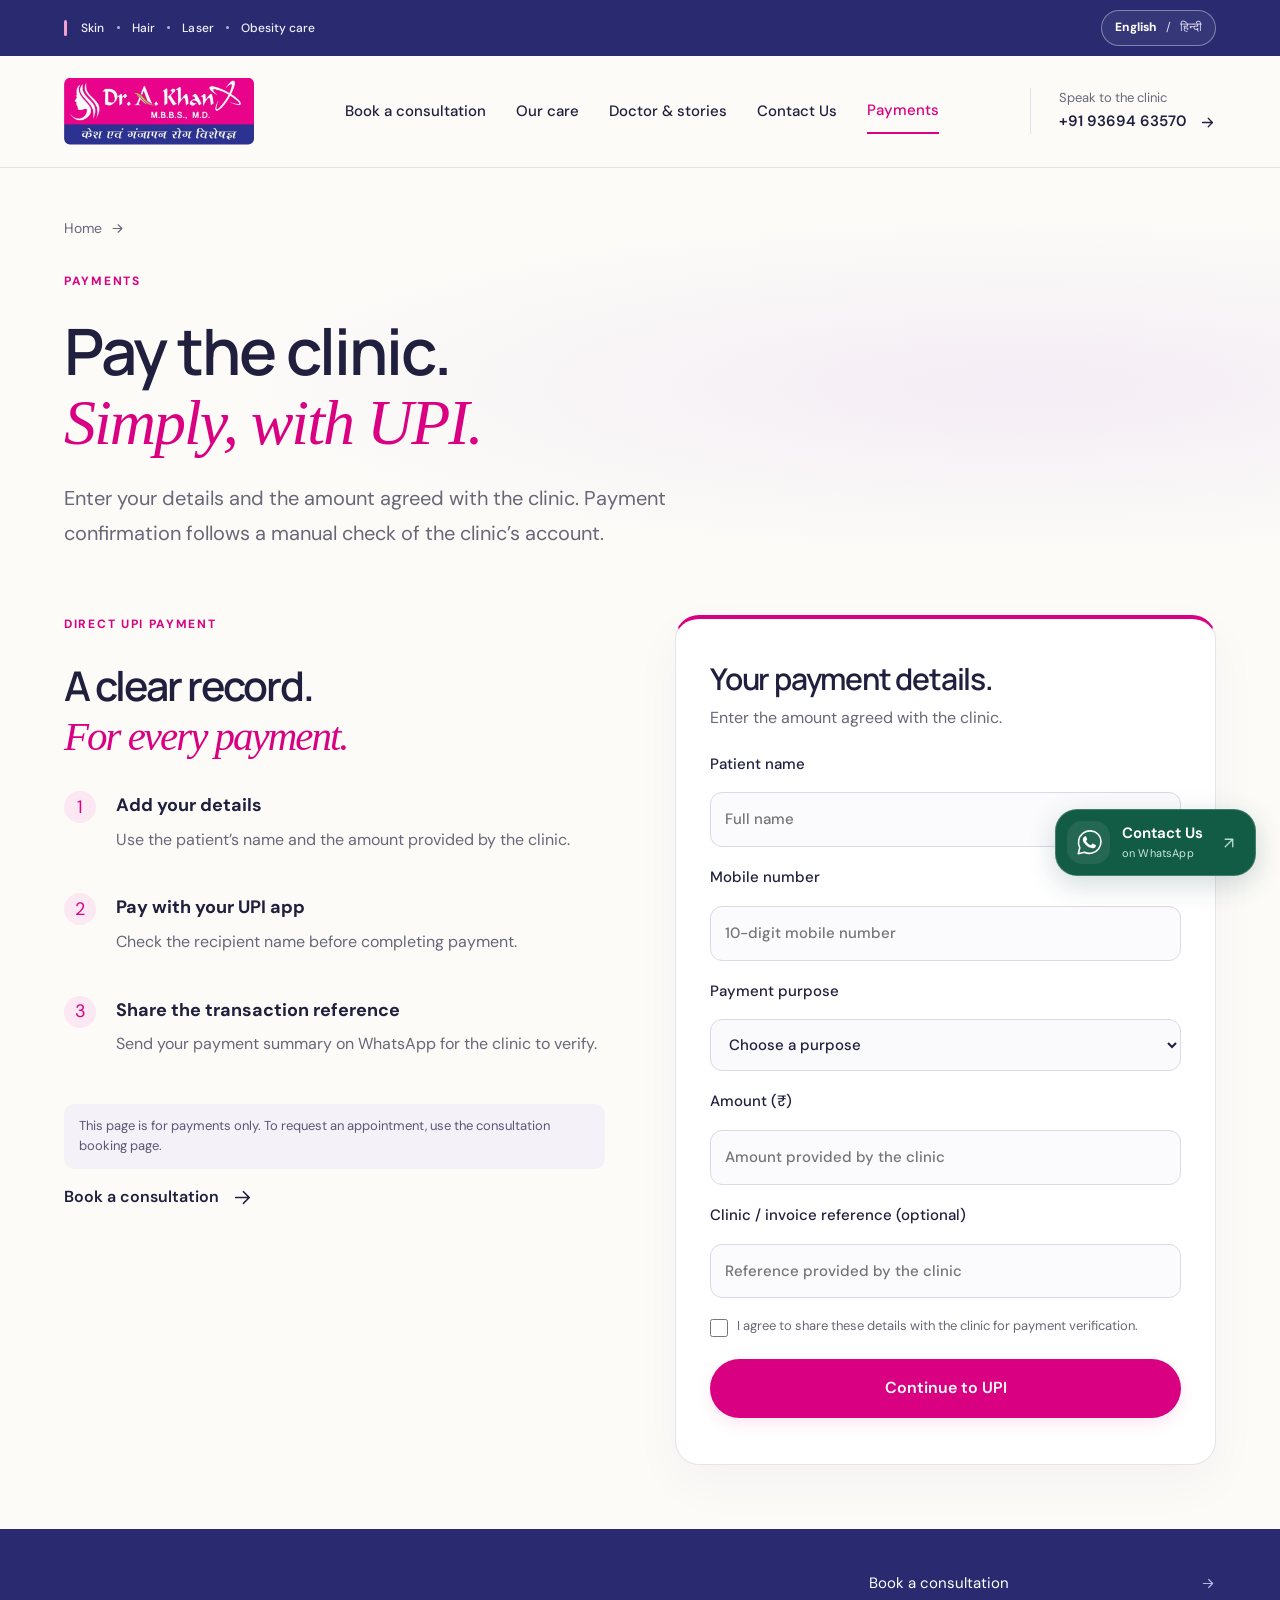
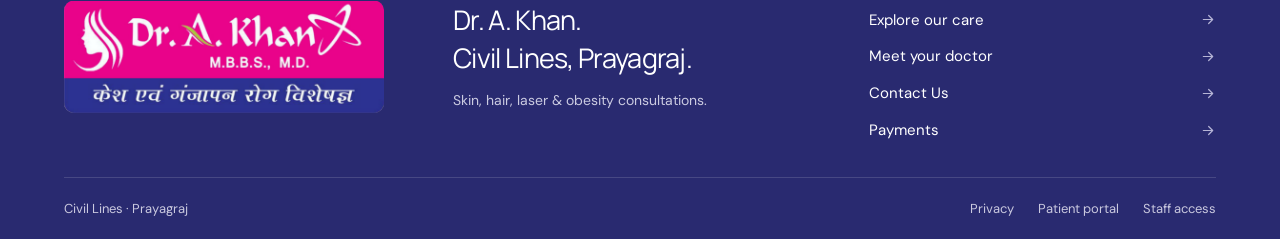
<file: payments.html>
<!doctype html><html lang="en"><head><meta charset="utf-8"><meta name="viewport" content="width=device-width,initial-scale=1"><meta name="theme-color" content="#303183"><meta name="description" content="Dr. A. Khan clinic, Civil Lines, Prayagraj. Skin, hair, laser and obesity consultations."><title>Payments | Dr. A. Khan</title><link rel="stylesheet" href="styles.css?v=20261008-care18"><link rel="stylesheet" href="redesign.css?v=20261008-care18"></head><body data-page="payments.html"><a class="skip" href="#main">Skip to content</a><div class="topline"><span class="clinic-specialties"><span class="specialty-accent" aria-hidden="true"></span><span>Skin</span><i aria-hidden="true"></i><span>Hair</span><i aria-hidden="true"></i><span>Laser</span><i aria-hidden="true"></i><span>Obesity care</span></span><button id="language-toggle" class="language-toggle" type="button" data-no-translate aria-pressed="false"><span data-language-en lang="en">English</span><span aria-hidden="true">/</span><span data-language-hi lang="hi">हिन्दी</span></button></div><header><a class="brand" href="index.html" aria-label="Dr. A. Khan clinic home"><span class="logo"><img src="clinic-0.jpg" alt="Dr. A. Khan original clinic logo"></span></a><button class="menu-toggle" type="button" aria-expanded="false" aria-controls="main-nav">Menu <span aria-hidden="true">☰</span></button><nav id="main-nav" aria-label="Main navigation"><a href="index.html">Book a consultation</a><a href="care.html">Our care</a><a href="doctor.html">Doctor & stories</a><a href="contact.html">Contact Us</a><a href="payments.html">Payments</a></nav><a class="header-call" href="tel:+919369463570"><span>Speak to the clinic</span><b>+91 93694 63570 <svg viewBox="0 0 24 24" fill="none" aria-hidden="true"><path d="M5 12h14m-6-6 6 6-6 6" stroke="currentColor" stroke-width="1.8" stroke-linecap="round" stroke-linejoin="round"/></svg></b></a></header><main id="main"><div class="page-intro"><a class="breadcrumb" href="index.html">Home <svg viewBox="0 0 24 24" fill="none" aria-hidden="true"><path d="M5 12h14m-6-6 6 6-6 6" stroke="currentColor" stroke-width="1.8" stroke-linecap="round" stroke-linejoin="round"/></svg></a><p class="eyebrow">PAYMENTS</p><h1>Pay the clinic.<br><em>Simply, with UPI.</em></h1><p class="page-description">Enter your details and the amount agreed with the clinic. Payment confirmation follows a manual check of the clinic’s account.</p></div><section class="payment-page section"><aside class="payment-explainer"><p class="eyebrow">DIRECT UPI PAYMENT</p><h2>A clear record.<br><em>For every payment.</em></h2><ol><li><b>Add your details</b><p>Use the patient’s name and the amount provided by the clinic.</p></li><li><b>Pay with your UPI app</b><p>Check the recipient name before completing payment.</p></li><li><b>Share the transaction reference</b><p>Send your payment summary on WhatsApp for the clinic to verify.</p></li></ol><p class="notice">This page is for payments only. To request an appointment, use the consultation booking page.</p><a class="textlink" href="index.html#book">Book a consultation <svg viewBox="0 0 24 24" fill="none" aria-hidden="true"><path d="M5 12h14m-6-6 6 6-6 6" stroke="currentColor" stroke-width="1.8" stroke-linecap="round" stroke-linejoin="round"/></svg></a></aside><form id="payment-details-form" class="panel manual-upi-panel"><div class="form-heading"><h2>Your payment details.</h2><p>Enter the amount agreed with the clinic.</p></div><label>Patient name<input name="name" required maxlength="100" autocomplete="name" placeholder="Full name"></label><label>Mobile number<input name="phone" required inputmode="tel" pattern="[0-9+ ()-]{10,16}" maxlength="16" autocomplete="tel" placeholder="10-digit mobile number"></label><label>Payment purpose<select name="purpose" required><option value="">Choose a purpose</option><option value="Consultation">Consultation</option><option value="Medicine">Medicine</option><option value="PRP">PRP</option></select></label><label>Amount (₹)<input name="amount" type="number" required min="1" max="100000" step="0.01" inputmode="decimal" placeholder="Amount provided by the clinic"></label><label>Clinic / invoice reference (optional)<input name="clinic_reference" maxlength="80" placeholder="Reference provided by the clinic"></label><label class="check"><input type="checkbox" required> I agree to share these details with the clinic for payment verification.</label><button class="button" type="submit">Continue to UPI</button><p id="payment-details-result" role="status"></p></form></section></main><footer><div class="footer-main"><a class="footer-brand" href="index.html" aria-label="Dr. A. Khan clinic home"><img src="clinic-0.jpg" alt="Dr. A. Khan clinic logo" width="440"></a><div class="footer-copy"><p>Dr. A. Khan.<br>Civil Lines, Prayagraj.</p><span>Skin, hair, laser & obesity consultations.</span></div><div class="footer-links"><a href="index.html">Book a consultation <svg viewBox="0 0 24 24" fill="none" aria-hidden="true"><path d="M5 12h14m-6-6 6 6-6 6" stroke="currentColor" stroke-width="1.8" stroke-linecap="round" stroke-linejoin="round"/></svg></a><a href="care.html">Explore our care <svg viewBox="0 0 24 24" fill="none" aria-hidden="true"><path d="M5 12h14m-6-6 6 6-6 6" stroke="currentColor" stroke-width="1.8" stroke-linecap="round" stroke-linejoin="round"/></svg></a><a href="doctor.html">Meet your doctor <svg viewBox="0 0 24 24" fill="none" aria-hidden="true"><path d="M5 12h14m-6-6 6 6-6 6" stroke="currentColor" stroke-width="1.8" stroke-linecap="round" stroke-linejoin="round"/></svg></a><a href="contact.html">Contact Us <svg viewBox="0 0 24 24" fill="none" aria-hidden="true"><path d="M5 12h14m-6-6 6 6-6 6" stroke="currentColor" stroke-width="1.8" stroke-linecap="round" stroke-linejoin="round"/></svg></a><a href="payments.html">Payments <svg viewBox="0 0 24 24" fill="none" aria-hidden="true"><path d="M5 12h14m-6-6 6 6-6 6" stroke="currentColor" stroke-width="1.8" stroke-linecap="round" stroke-linejoin="round"/></svg></a></div></div><div class="footer-bottom"><span>Civil Lines · Prayagraj</span><div><a href="privacy.html">Privacy</a><a href="portal.html">Patient portal</a><a href="portal.html" id="staff-link">Staff access</a></div></div></footer><script src="config.js?v=20261008-care18"></script><script src="router.js?v=20261008-care18"></script><script src="app.js?v=20261008-care18"></script><script src="payments.js?v=20261008-care18"></script></body></html>
</file>
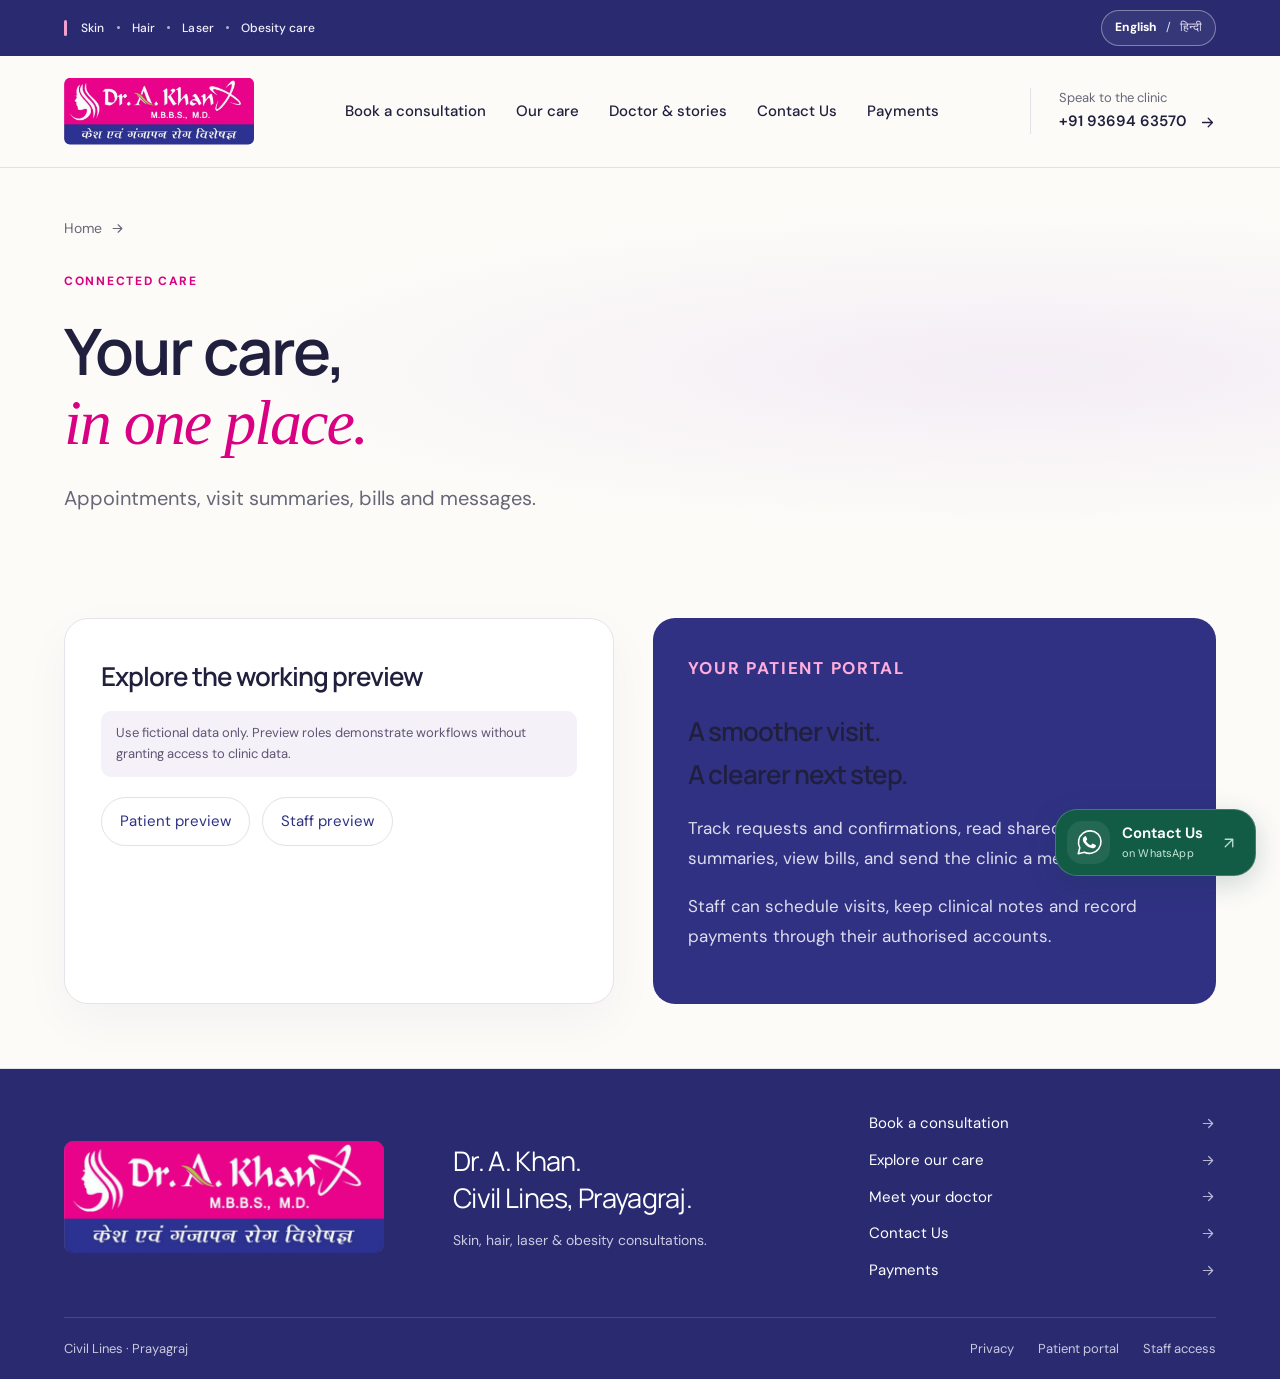
<file: portal.html>
<!doctype html><html lang="en"><head><meta charset="utf-8"><meta name="viewport" content="width=device-width,initial-scale=1"><meta name="theme-color" content="#303183"><meta name="description" content="Dr. A. Khan clinic, Civil Lines, Prayagraj. Skin, hair, laser and obesity consultations."><title>Patient portal | Dr. A. Khan</title><link rel="stylesheet" href="styles.css?v=20261008-care18"><link rel="stylesheet" href="redesign.css?v=20261008-care18"></head><body data-page="portal.html"><a class="skip" href="#main">Skip to content</a><div class="topline"><span class="clinic-specialties"><span class="specialty-accent" aria-hidden="true"></span><span>Skin</span><i aria-hidden="true"></i><span>Hair</span><i aria-hidden="true"></i><span>Laser</span><i aria-hidden="true"></i><span>Obesity care</span></span><button id="language-toggle" class="language-toggle" type="button" data-no-translate aria-pressed="false"><span data-language-en lang="en">English</span><span aria-hidden="true">/</span><span data-language-hi lang="hi">हिन्दी</span></button></div><header><a class="brand" href="index.html" aria-label="Dr. A. Khan clinic home"><span class="logo"><img src="clinic-0.jpg" alt="Dr. A. Khan original clinic logo"></span></a><button class="menu-toggle" type="button" aria-expanded="false" aria-controls="main-nav">Menu <span aria-hidden="true">☰</span></button><nav id="main-nav" aria-label="Main navigation"><a href="index.html">Book a consultation</a><a href="care.html">Our care</a><a href="doctor.html">Doctor & stories</a><a href="contact.html">Contact Us</a><a href="payments.html">Payments</a></nav><a class="header-call" href="tel:+919369463570"><span>Speak to the clinic</span><b>+91 93694 63570 <svg viewBox="0 0 24 24" fill="none" aria-hidden="true"><path d="M5 12h14m-6-6 6 6-6 6" stroke="currentColor" stroke-width="1.8" stroke-linecap="round" stroke-linejoin="round"/></svg></b></a></header><main id="main"><div class="page-intro"><a class="breadcrumb" href="index.html">Home <svg viewBox="0 0 24 24" fill="none" aria-hidden="true"><path d="M5 12h14m-6-6 6 6-6 6" stroke="currentColor" stroke-width="1.8" stroke-linecap="round" stroke-linejoin="round"/></svg></a><p class="eyebrow">CONNECTED CARE</p><h1>Your care,<br><em>in one place.</em></h1><p class="page-description">Appointments, visit summaries, bills and messages.</p></div><section id="portal" class="section portal"><div id="account"></div><div id="portal-content"></div></section></main><footer><div class="footer-main"><a class="footer-brand" href="index.html" aria-label="Dr. A. Khan clinic home"><img src="clinic-0.jpg" alt="Dr. A. Khan clinic logo" width="440"></a><div class="footer-copy"><p>Dr. A. Khan.<br>Civil Lines, Prayagraj.</p><span>Skin, hair, laser & obesity consultations.</span></div><div class="footer-links"><a href="index.html">Book a consultation <svg viewBox="0 0 24 24" fill="none" aria-hidden="true"><path d="M5 12h14m-6-6 6 6-6 6" stroke="currentColor" stroke-width="1.8" stroke-linecap="round" stroke-linejoin="round"/></svg></a><a href="care.html">Explore our care <svg viewBox="0 0 24 24" fill="none" aria-hidden="true"><path d="M5 12h14m-6-6 6 6-6 6" stroke="currentColor" stroke-width="1.8" stroke-linecap="round" stroke-linejoin="round"/></svg></a><a href="doctor.html">Meet your doctor <svg viewBox="0 0 24 24" fill="none" aria-hidden="true"><path d="M5 12h14m-6-6 6 6-6 6" stroke="currentColor" stroke-width="1.8" stroke-linecap="round" stroke-linejoin="round"/></svg></a><a href="contact.html">Contact Us <svg viewBox="0 0 24 24" fill="none" aria-hidden="true"><path d="M5 12h14m-6-6 6 6-6 6" stroke="currentColor" stroke-width="1.8" stroke-linecap="round" stroke-linejoin="round"/></svg></a><a href="payments.html">Payments <svg viewBox="0 0 24 24" fill="none" aria-hidden="true"><path d="M5 12h14m-6-6 6 6-6 6" stroke="currentColor" stroke-width="1.8" stroke-linecap="round" stroke-linejoin="round"/></svg></a></div></div><div class="footer-bottom"><span>Civil Lines · Prayagraj</span><div><a href="privacy.html">Privacy</a><a href="portal.html">Patient portal</a><a href="portal.html" id="staff-link">Staff access</a></div></div></footer><script src="config.js?v=20261008-care18"></script><script src="router.js?v=20261008-care18"></script><script src="app.js?v=20261008-care18"></script><script src="payments.js?v=20261008-care18"></script></body></html>
</file>
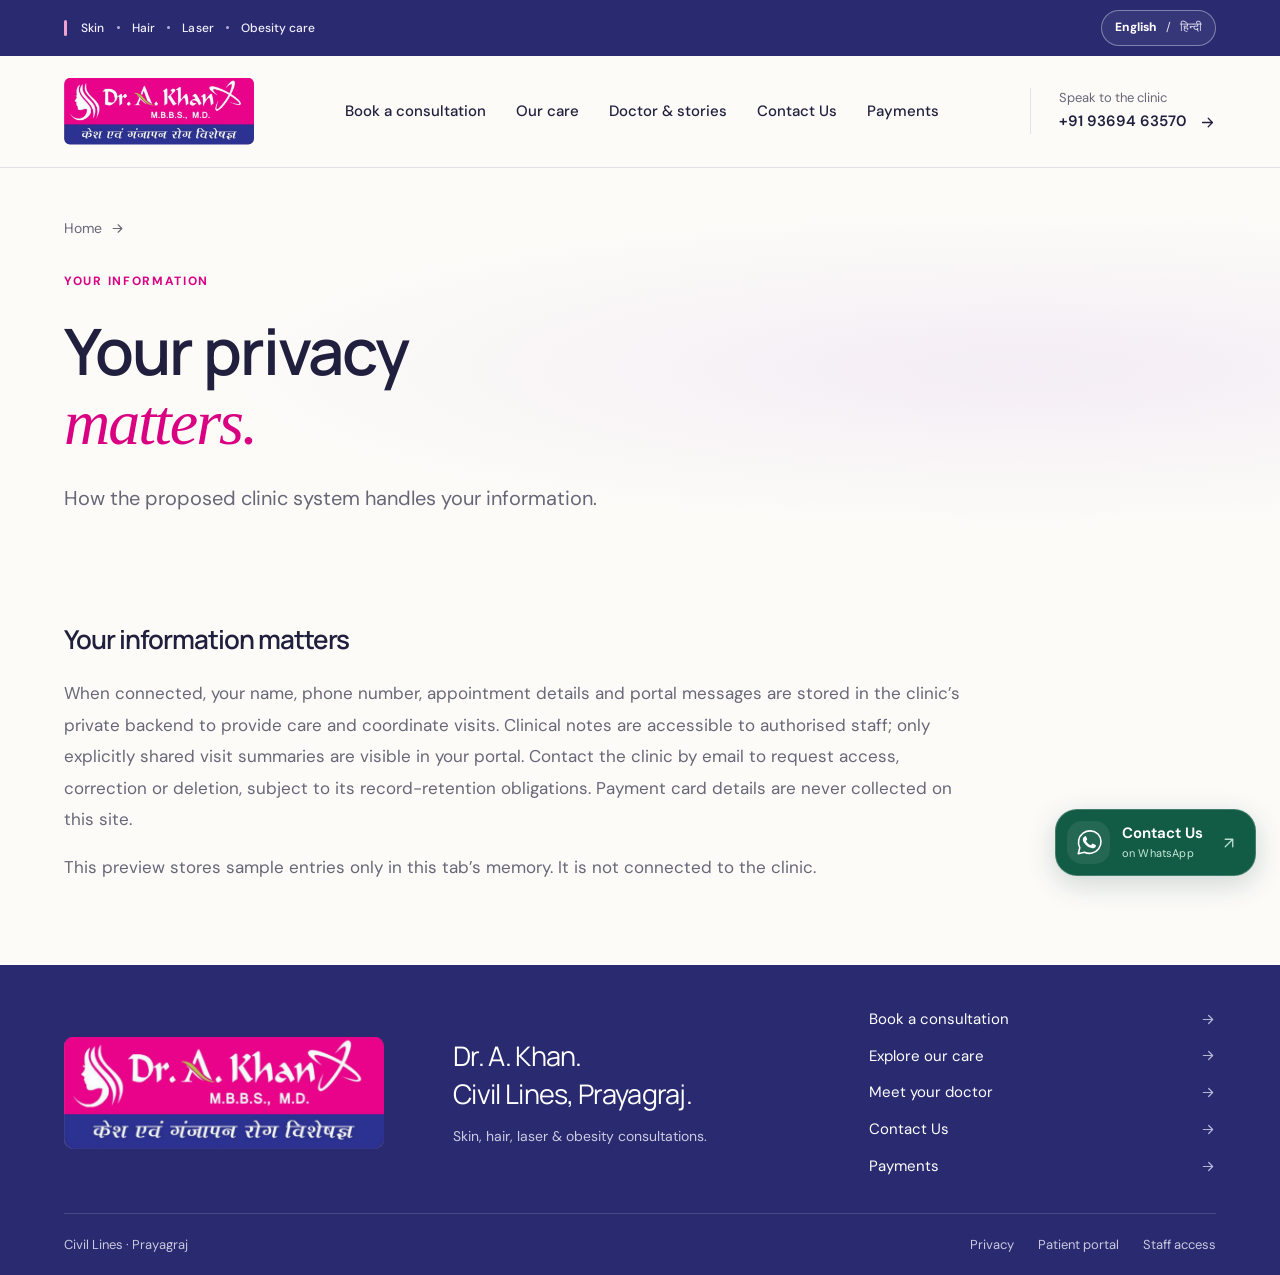
<file: privacy.html>
<!doctype html><html lang="en"><head><meta charset="utf-8"><meta name="viewport" content="width=device-width,initial-scale=1"><meta name="theme-color" content="#303183"><meta name="description" content="Dr. A. Khan clinic, Civil Lines, Prayagraj. Skin, hair, laser and obesity consultations."><title>Privacy | Dr. A. Khan</title><link rel="stylesheet" href="styles.css?v=20261008-care18"><link rel="stylesheet" href="redesign.css?v=20261008-care18"></head><body data-page="privacy.html"><a class="skip" href="#main">Skip to content</a><div class="topline"><span class="clinic-specialties"><span class="specialty-accent" aria-hidden="true"></span><span>Skin</span><i aria-hidden="true"></i><span>Hair</span><i aria-hidden="true"></i><span>Laser</span><i aria-hidden="true"></i><span>Obesity care</span></span><button id="language-toggle" class="language-toggle" type="button" data-no-translate aria-pressed="false"><span data-language-en lang="en">English</span><span aria-hidden="true">/</span><span data-language-hi lang="hi">हिन्दी</span></button></div><header><a class="brand" href="index.html" aria-label="Dr. A. Khan clinic home"><span class="logo"><img src="clinic-0.jpg" alt="Dr. A. Khan original clinic logo"></span></a><button class="menu-toggle" type="button" aria-expanded="false" aria-controls="main-nav">Menu <span aria-hidden="true">☰</span></button><nav id="main-nav" aria-label="Main navigation"><a href="index.html">Book a consultation</a><a href="care.html">Our care</a><a href="doctor.html">Doctor & stories</a><a href="contact.html">Contact Us</a><a href="payments.html">Payments</a></nav><a class="header-call" href="tel:+919369463570"><span>Speak to the clinic</span><b>+91 93694 63570 <svg viewBox="0 0 24 24" fill="none" aria-hidden="true"><path d="M5 12h14m-6-6 6 6-6 6" stroke="currentColor" stroke-width="1.8" stroke-linecap="round" stroke-linejoin="round"/></svg></b></a></header><main id="main"><div class="page-intro"><a class="breadcrumb" href="index.html">Home <svg viewBox="0 0 24 24" fill="none" aria-hidden="true"><path d="M5 12h14m-6-6 6 6-6 6" stroke="currentColor" stroke-width="1.8" stroke-linecap="round" stroke-linejoin="round"/></svg></a><p class="eyebrow">YOUR INFORMATION</p><h1>Your privacy<br><em>matters.</em></h1><p class="page-description">How the proposed clinic system handles your information.</p></div><section id="privacy" class="section privacy"><h3>Your information matters</h3><p>When connected, your name, phone number, appointment details and portal messages are stored in the clinic’s private backend to provide care and coordinate visits. Clinical notes are accessible to authorised staff; only explicitly shared visit summaries are visible in your portal. Contact the clinic by email to request access, correction or deletion, subject to its record-retention obligations. Payment card details are never collected on this site.</p><p id="privacy-mode"></p></section></main><footer><div class="footer-main"><a class="footer-brand" href="index.html" aria-label="Dr. A. Khan clinic home"><img src="clinic-0.jpg" alt="Dr. A. Khan clinic logo" width="440"></a><div class="footer-copy"><p>Dr. A. Khan.<br>Civil Lines, Prayagraj.</p><span>Skin, hair, laser & obesity consultations.</span></div><div class="footer-links"><a href="index.html">Book a consultation <svg viewBox="0 0 24 24" fill="none" aria-hidden="true"><path d="M5 12h14m-6-6 6 6-6 6" stroke="currentColor" stroke-width="1.8" stroke-linecap="round" stroke-linejoin="round"/></svg></a><a href="care.html">Explore our care <svg viewBox="0 0 24 24" fill="none" aria-hidden="true"><path d="M5 12h14m-6-6 6 6-6 6" stroke="currentColor" stroke-width="1.8" stroke-linecap="round" stroke-linejoin="round"/></svg></a><a href="doctor.html">Meet your doctor <svg viewBox="0 0 24 24" fill="none" aria-hidden="true"><path d="M5 12h14m-6-6 6 6-6 6" stroke="currentColor" stroke-width="1.8" stroke-linecap="round" stroke-linejoin="round"/></svg></a><a href="contact.html">Contact Us <svg viewBox="0 0 24 24" fill="none" aria-hidden="true"><path d="M5 12h14m-6-6 6 6-6 6" stroke="currentColor" stroke-width="1.8" stroke-linecap="round" stroke-linejoin="round"/></svg></a><a href="payments.html">Payments <svg viewBox="0 0 24 24" fill="none" aria-hidden="true"><path d="M5 12h14m-6-6 6 6-6 6" stroke="currentColor" stroke-width="1.8" stroke-linecap="round" stroke-linejoin="round"/></svg></a></div></div><div class="footer-bottom"><span>Civil Lines · Prayagraj</span><div><a href="privacy.html">Privacy</a><a href="portal.html">Patient portal</a><a href="portal.html" id="staff-link">Staff access</a></div></div></footer><script src="config.js?v=20261008-care18"></script><script src="router.js?v=20261008-care18"></script><script src="app.js?v=20261008-care18"></script><script src="payments.js?v=20261008-care18"></script></body></html>
</file>
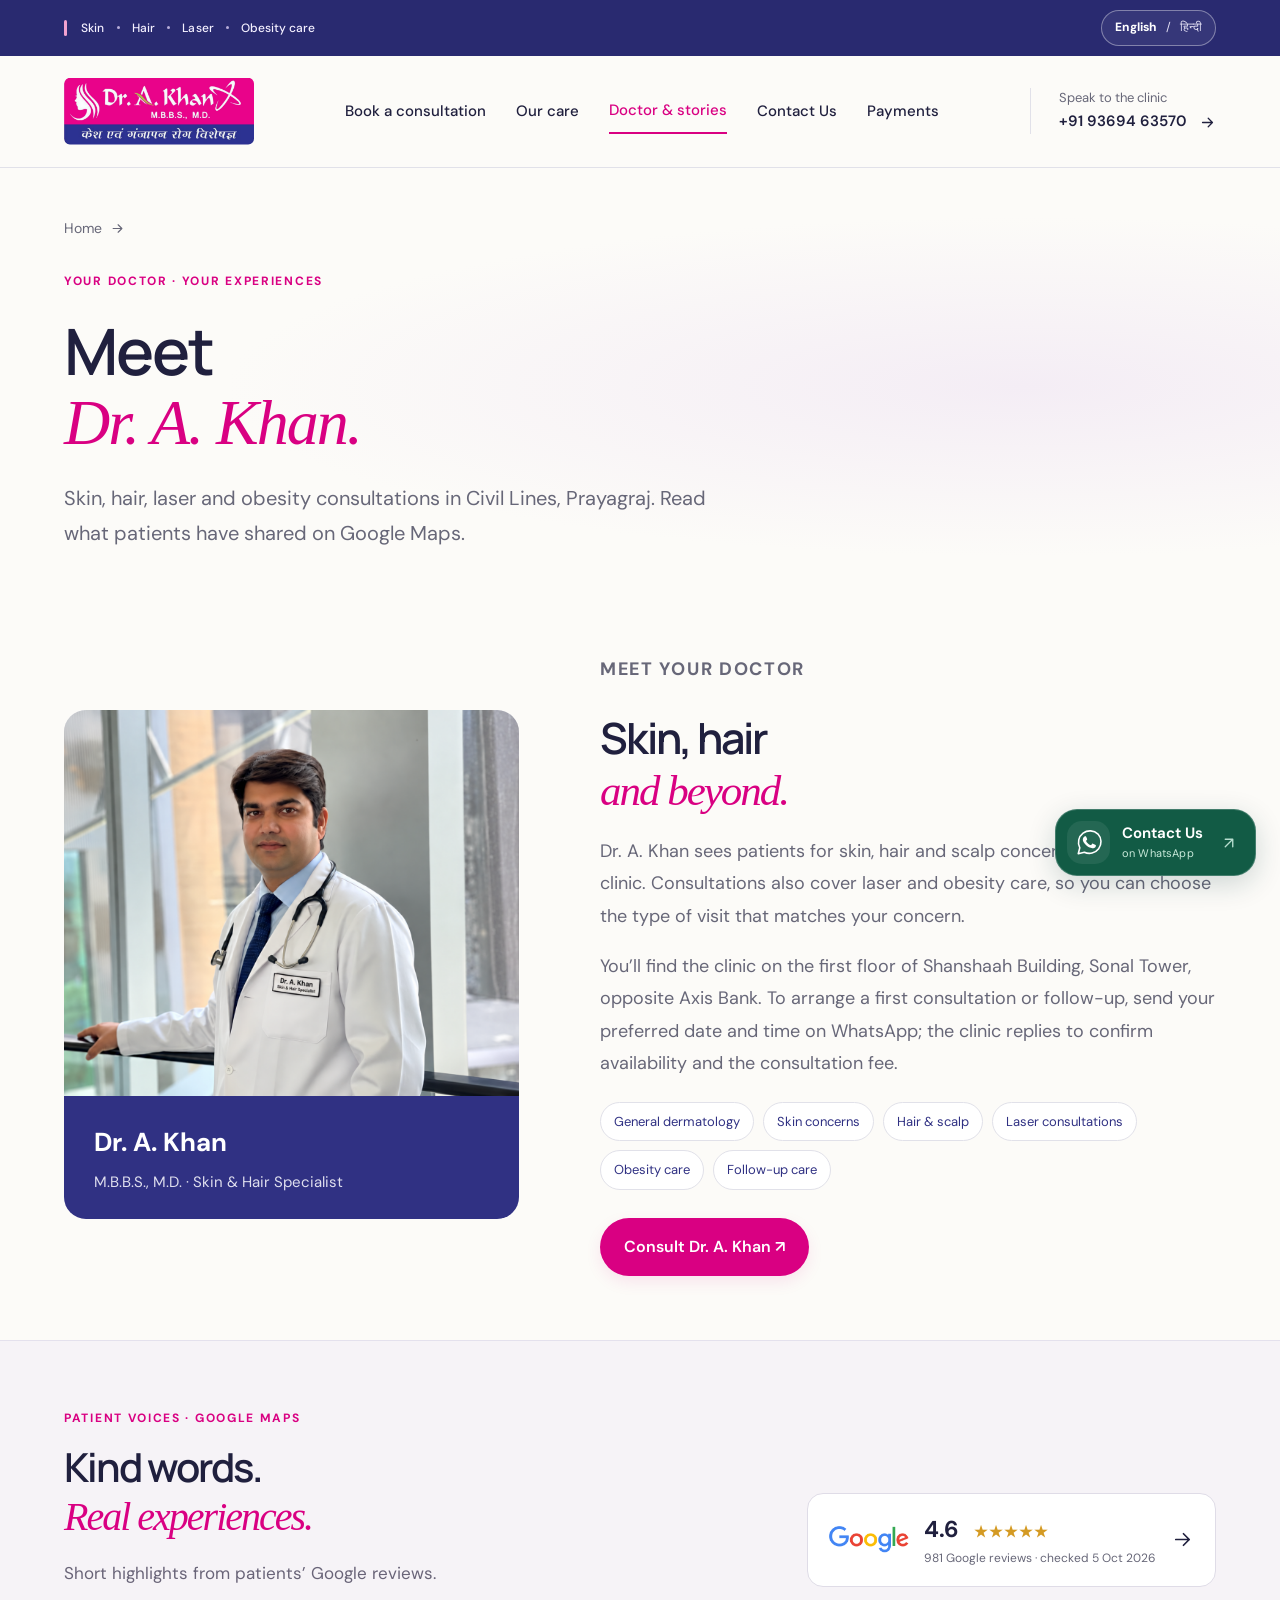
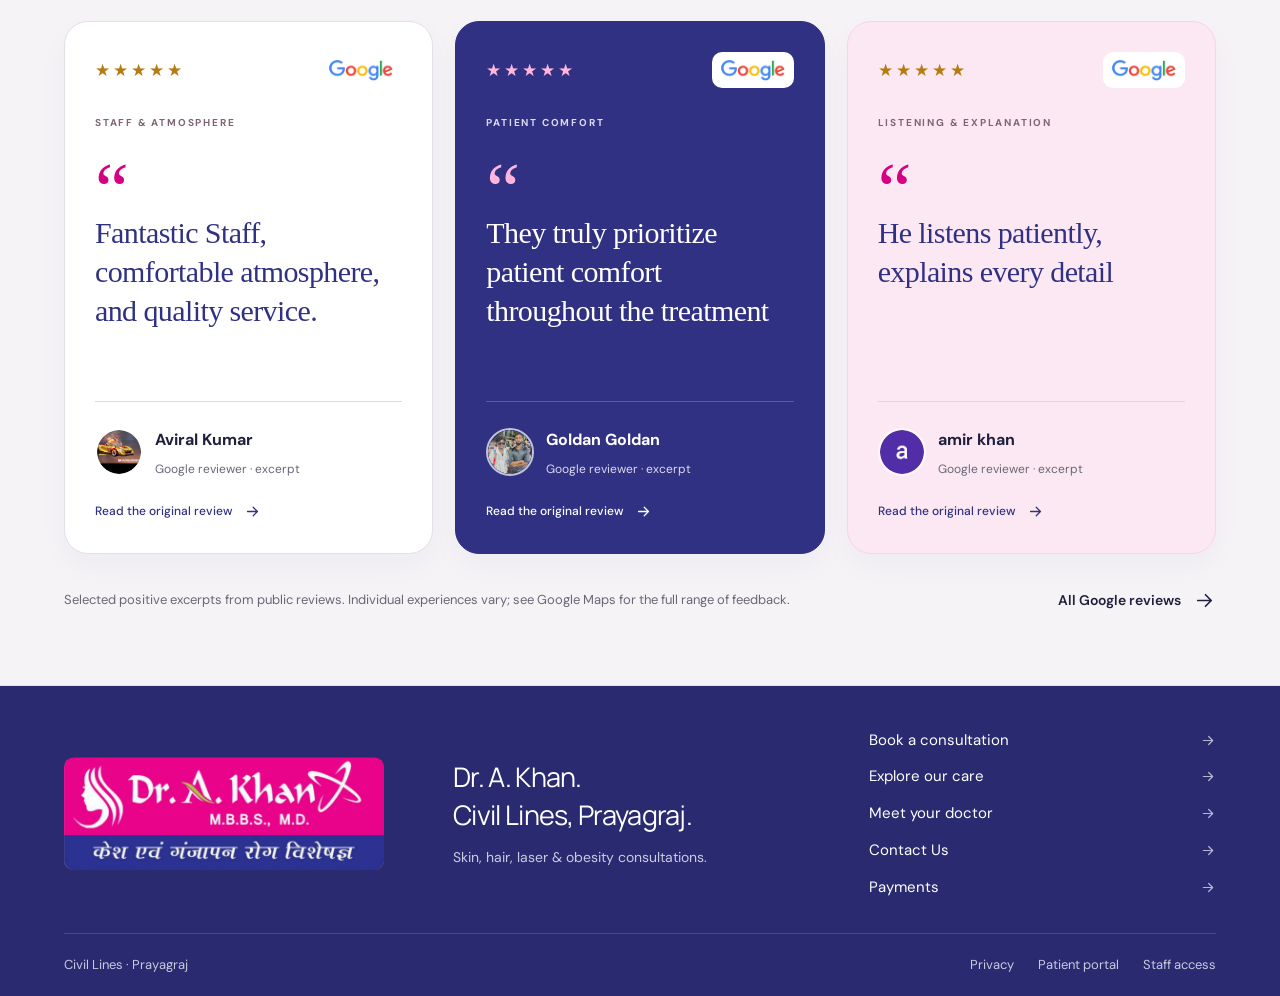
<file: testimonials.html>
<!doctype html><html lang="en"><head><meta charset="utf-8"><meta name="viewport" content="width=device-width,initial-scale=1"><title>Dr. A. Khan</title></head><body><p><a href="doctor.html#testimonials">Continue to the clinic website</a></p><script>location.replace('doctor.html#testimonials'.split('#')[0]+location.search+('doctor.html#testimonials'.includes('#')?'#testimonials':''));</script></body></html>
</file>
<file: styles.css>
@import url('https://fonts.googleapis.com/css2?family=DM+Sans:wght@400;500;600;700&family=Manrope:wght@400;500;600;700;800&display=swap');
.whatsapp-float{position:fixed;bottom:22px;right:22px;background:#146b44;color:white;border-radius:30px;padding:14px 20px;font-size:12px;box-shadow:0 5px 25px #0002;z-index:5}.whatsapp-inline{display:inline-block;margin-top:18px;color:#146b44;font-weight:600}@media print{.whatsapp-float{display:none}}
.preview-banner{padding:9px 5%;background:#fff0d5;color:#634607;font-size:10px;text-align:center;letter-spacing:.4px}.contact-card button.whatsapp-inline{border:1px solid #a4c2b3;border-radius:5px;background:white;padding:10px 14px;font-size:12px}@media print{.preview-banner{display:none}}
[hidden]{display:none!important}body:not([data-page]) main{visibility:hidden}.menu-toggle{display:none}nav a.current{color:var(--pink)}nav a.current:not(.button){border-bottom:2px solid var(--pink);padding-bottom:6px}nav .button.current{color:white}.page-intro{max-width:1440px;margin:auto;padding:40px 5% 42px;background:linear-gradient(120deg,#fcf1f7,#f6f5fb)}.breadcrumb{display:block;font-size:11px;color:var(--muted);margin-bottom:28px}.page-intro h1{font-size:clamp(38px,4vw,58px)}.page-description{max-width:670px;font-size:16px;line-height:1.8;color:var(--muted);margin:20px 0 0}.image-label small{display:block;color:var(--muted);font-size:11px;margin-top:7px}.hero-image>img{object-position:52% center}.doctor-profile{display:grid;grid-template-columns:.9fr 1.1fr;gap:8%;align-items:center}.doctor-portrait{border-radius:16px;overflow:hidden;background:#eeecf1}.doctor-portrait>img{width:100%;display:block;aspect-ratio:1.1;object-fit:cover;object-position:center}.portrait-caption{padding:23px 28px;background:var(--indigo);color:white}.portrait-caption b{display:block;font-size:23px}.portrait-caption span{display:block;font-size:12px;margin-top:6px;color:#dfdfee}.doctor-copy>p{line-height:1.9;color:var(--muted)}.doctor-tags{display:flex;flex-wrap:wrap;gap:8px;margin:24px 0}.doctor-tags span{padding:8px 12px;border:1px solid var(--line);border-radius:20px;font-size:11px;color:var(--indigo)}.source-note{font-size:10px}.source-note a{text-decoration:underline}.home-doctor{display:flex;align-items:center;gap:45px;border-block:1px solid var(--line);background:#f7f5fb;padding-block:38px}.doctor-thumb{width:195px;flex-shrink:0}.doctor-thumb img{width:100%;height:180px;object-fit:cover;border-radius:12px}.home-doctor p{color:var(--muted);line-height:1.8}.home-doctor .eyebrow{color:var(--pink);margin-bottom:14px}.home-doctor h2{font-size:36px}.testimonials{background:#fffcfa}.review-grid{display:grid;grid-template-columns:repeat(3,1fr);gap:20px}.review-card{padding:28px;border:1px solid var(--line);border-radius:12px;background:white;display:flex;flex-direction:column}.quote-mark{font-family:Georgia,serif;color:var(--pink);font-size:56px;line-height:.8}.review-card blockquote{margin:20px 0 27px;font-size:19px;line-height:1.7;flex:1;color:var(--indigo)}.review-person{display:flex;align-items:center;gap:12px}.avatar{display:grid;place-items:center;width:38px;height:38px;border-radius:50%;background:#fae8f2;color:var(--pink);font-size:11px;font-weight:bold}.review-person b{font-size:12px}.review-person small{display:block;font-size:10px;color:var(--muted);margin-top:5px}.review-card>a{font-size:10px;color:var(--muted);margin-top:22px;text-decoration:underline}.review-foot{display:flex;justify-content:space-between;gap:30px;align-items:center;margin-top:22px}.review-foot p{font-size:11px;line-height:1.8;color:var(--muted);max-width:670px}.condition-grid{display:grid;grid-template-columns:repeat(3,1fr);gap:18px}.condition-grid article{border:1px solid var(--line);padding:26px;border-radius:9px;background:white}.condition-grid article>span{color:var(--pink);font-size:10px;letter-spacing:2px}.condition-grid h3{margin-top:20px;font-size:22px}.condition-grid p{line-height:1.8;color:var(--muted);font-size:13px}.care-callout,.page-cta{display:flex;justify-content:space-between;align-items:center;gap:30px;background:#f8eef4;padding:32px;border-radius:10px;margin-top:30px}.care-callout p,.page-cta p{font-size:13px;line-height:1.8;color:var(--muted)}.page-cta{margin:20px auto 55px;max-width:90%;padding:38px}.page-cta h2{font-size:32px}.footer-links{display:grid;grid-template-columns:1fr 1fr;gap:14px 26px;font-size:11px}body[data-page="appointments.html"] #portal{padding-bottom:40px}body[data-page="appointments.html"] .booking{padding-top:45px}body[data-page="care.html"] #care{padding-bottom:20px}body[data-page="care.html"] .care-details{padding-top:35px}body[data-page="testimonials.html"] #testimonials>.section-heading{display:none}.contact-list{margin-top:22px;display:grid;grid-template-columns:1fr 1fr;gap:14px}.contact-list>div{background:white;border:1px solid var(--line);padding:18px;border-radius:8px}.contact-list b{font-size:12px;display:block;margin-bottom:8px}.contact-list p{font-size:12px;margin:0}.map-link-card{display:block;background:var(--indigo);color:white;margin-top:20px;border-radius:8px;padding:23px}.map-link-card span{display:block;font-size:10px;letter-spacing:1.3px;color:#dcdbec}.map-link-card b{display:block;font-size:20px;margin:12px 0}.map-link-card small{font-size:11px;color:#dcdbec}
@media(min-width:651px) and (max-width:1200px){header{gap:15px}nav{gap:15px;font-size:11px}.brand>span:last-child{display:none}.logo{width:135px}nav .button{padding:12px}}
@media(max-width:650px){header{position:relative;flex-direction:row;align-items:center}.menu-toggle{display:block;border:1px solid var(--line);padding:10px 13px;background:white;border-radius:5px;font-size:12px;color:var(--indigo)}#main-nav{display:none;position:absolute;top:100%;left:0;right:0;padding:20px 6%;background:var(--paper);border-bottom:1px solid var(--line);z-index:20;box-shadow:0 12px 20px #0001}#main-nav.open{display:grid;grid-template-columns:1fr 1fr;gap:20px}#main-nav .button{display:flex;grid-column:1/-1}.brand{gap:7px}.brand>span:last-child{font-size:10px}.brand small{font-size:7px}.logo{width:120px}.logo img{width:167px;left:-21px;top:-52px}.hero-copy{padding-top:36px}.hero-image{height:320px}.hero-image>img{object-position:center center}.page-intro{padding:26px 6% 30px}.page-intro h1{font-size:39px}.page-description{font-size:14px}.breadcrumb{margin-bottom:22px}.doctor-profile,.review-grid,.condition-grid{grid-template-columns:1fr;gap:20px}.doctor-profile{padding-top:30px}.doctor-portrait>img{aspect-ratio:1.2}.home-doctor{gap:22px;align-items:start}.doctor-thumb{width:105px}.doctor-thumb img{height:120px}.home-doctor h2{font-size:27px}.home-doctor .eyebrow{font-size:8px;letter-spacing:1.2px}.home-doctor p{font-size:12px}.review-card blockquote{font-size:19px;margin:17px 0 22px}.review-foot,.care-callout,.page-cta{display:block}.page-cta{padding:27px;margin-bottom:30px}.page-cta .button{margin-top:12px}.contact-list{grid-template-columns:1fr}.footer-links{grid-template-columns:1fr 1fr;width:100%}}
:root{--pink:#d90082;--indigo:#303183;--ink:#232331;--muted:#6d6b76;--paper:#fffdfb;--line:#e8e3e7}*{box-sizing:border-box}html{scroll-behavior:smooth;scroll-padding-top:110px}body{margin:0;background:var(--paper);color:var(--ink);font-family:'DM Sans',sans-serif;font-size:15px}a{color:inherit;text-decoration:none}button,input,select,textarea{font:inherit}button,a,input,select,textarea{outline-offset:5px}button{cursor:pointer}.topline{padding:10px 5%;background:var(--indigo);color:white;font-size:10px;letter-spacing:1.8px;display:flex;justify-content:space-between}header{padding:20px 5%;display:flex;align-items:center;justify-content:space-between;gap:25px;border-bottom:1px solid var(--line);background:var(--paper)}.brand{display:flex;align-items:center;gap:14px;font-size:12px}.brand small{display:block;font-size:8px;letter-spacing:1.5px;margin-top:5px}.logo{width:145px;height:60px;overflow:hidden;display:block;position:relative}.logo img{position:absolute;width:196px;max-width:none;left:-25px;top:-64px}nav{display:flex;gap:24px;align-items:center;font-size:12px}nav a:hover,.textlink:hover{color:var(--pink)}.button{display:inline-flex;align-items:center;justify-content:space-between;gap:24px;background:var(--pink);color:white;border:0;border-radius:6px;padding:17px 23px;font-weight:600;font-size:13px}.button:hover{background:#b60070;color:white}.button.small{padding:13px 17px;font-size:11px}.hero{display:grid;grid-template-columns:1fr 1fr;max-width:1440px;margin:auto;min-height:590px}.hero-copy{padding:72px 10% 44px}.eyebrow{font-size:10px;font-weight:700;letter-spacing:2px;margin:0 0 24px;color:var(--pink)}.eyebrow span{display:inline-block;width:6px;height:6px;border-radius:50%;background:var(--pink);margin-right:6px}h1,h2,h3{font-family:Manrope,sans-serif;font-weight:500;margin:0;letter-spacing:-2px}h1{font-size:clamp(55px,6vw,88px);line-height:1.07}em{font-family:Georgia,serif;font-weight:400;color:var(--pink)}.intro{font-size:17px;line-height:1.8;color:var(--muted);margin:26px 0}.actions{display:flex;align-items:center;gap:25px}.textlink{font-size:12px;font-weight:600}.hero-caption{display:flex;align-items:center;gap:13px;margin-top:42px}.hero-caption p{font-size:12px;margin:0}.hero-caption small{display:block;color:var(--muted);margin-top:5px}.plus{font-size:27px;color:var(--pink);border:1px solid #ecd3e1;padding:4px 10px;border-radius:50%}.hero-image{position:relative;background:#ececee;overflow:hidden;margin:24px 5% 24px 0;border-radius:140px 8px 8px 8px}.hero-image>img{width:100%;height:100%;object-fit:cover;position:absolute}.image-label{position:absolute;bottom:25px;left:25px;background:#fffc;padding:17px 22px;border-radius:5px;backdrop-filter:blur(12px)}.image-label span{display:block;font-size:8px;letter-spacing:1.5px;margin-bottom:8px}.image-label b{font-size:16px;font-weight:500}.roundel{position:absolute;right:22px;top:24px;display:grid;place-content:center;border:1px solid #fff9;background:#ffffffa8;color:var(--indigo);width:91px;height:91px;border-radius:50%;text-align:center;font-size:9px;line-height:1.8;letter-spacing:1px}.ribbon{display:flex;justify-content:space-around;align-items:center;padding:22px 5%;border-block:1px solid var(--line);font-size:12px}.ribbon i{color:var(--pink);font-style:normal}.section{padding:80px 5%;max-width:1440px;margin:auto}h2{font-size:clamp(32px,3.4vw,48px);line-height:1.2}h3{font-size:24px;letter-spacing:-.8px}.section-heading{display:flex;justify-content:space-between;gap:35px;align-items:end;margin-bottom:36px}.section-heading>p{max-width:330px;color:var(--muted);line-height:1.8}.cards{display:grid;grid-template-columns:repeat(3,1fr);gap:18px}.cards article{padding:30px;border:1px solid var(--line);border-radius:10px;background:#f6f5fa}.cards article.pink{background:#fcf0f6}.card-number{font-size:9px;letter-spacing:2px;color:var(--muted)}.line-icon{color:var(--pink);font-size:48px;margin:23px 0}.cards h3{font-size:22px}.cards p{color:var(--muted);line-height:1.8;margin:16px 0 26px}.cards a{font-size:12px;font-weight:700;color:var(--indigo)}.about{display:grid;grid-template-columns:1fr 1fr;gap:9%;align-items:center;padding-top:25px}.about-art{background:var(--indigo);border-radius:10px;padding:38px;color:white;position:relative;overflow:hidden;min-height:355px}.about-art>span{font-size:10px;letter-spacing:2px}.about-art h2{margin-top:28px}.about-art img{width:240px;height:100px;object-fit:cover;object-position:50% 49%;margin-top:25px}.about p,.booking p,.visit p,.privacy p{line-height:1.8;color:var(--muted)}.booking{background:#f9f2f6;max-width:none;display:grid;grid-template-columns:1fr 1fr;gap:10%;padding-inline:max(5%,calc((100vw - 1296px)/2))}.booking>div>p{max-width:400px}.steps{margin:30px 0}.steps b{color:var(--pink);margin-right:16px;font-size:11px}.muted{color:var(--muted);font-size:12px}.panel{padding:30px;border:1px solid var(--line);background:white;border-radius:12px}label{display:block;font-size:12px;font-weight:600;margin:18px 0}input,select,textarea{display:block;width:100%;border:1px solid #d9d5dc;border-radius:5px;padding:12px;margin-top:8px;background:white;color:var(--ink)}textarea{min-height:90px}.check{display:flex;align-items:start;gap:10px;line-height:1.7;font-size:10px;color:var(--muted)}.check input{width:auto;margin:4px 0}.check a{text-decoration:underline}.panel>.button{width:100%}.notice{background:#f7f1fa;padding:12px;color:var(--indigo)!important;border-radius:5px;font-size:12px;line-height:1.6}.portal{border-bottom:1px solid var(--line)}.account-grid{display:grid;grid-template-columns:1fr 1fr;gap:25px}.account-grid form{max-width:550px}.account-grid aside{padding:35px;background:var(--indigo);border-radius:12px;color:white}.account-grid aside p{line-height:1.8;color:#dedeee}.secondary{background:var(--indigo)}.toolbar{display:flex;gap:12px;align-items:center;flex-wrap:wrap;margin:20px 0}.toolbar button{padding:10px 16px;border:1px solid var(--line);background:white;border-radius:6px;color:var(--indigo)}.toolbar button.active{background:var(--indigo);color:white}.dashboard{background:#f8f7fa;padding:25px;border-radius:12px}.stats{display:grid;grid-template-columns:repeat(3,1fr);gap:15px;margin-bottom:20px}.stat{padding:22px;background:white;border:1px solid var(--line);border-radius:8px}.stat b{display:block;font-size:29px;color:var(--indigo)}.stat span{font-size:11px;color:var(--muted)}.table-wrap{overflow-x:auto}table{width:100%;border-collapse:collapse;background:white;font-size:12px;text-align:left}td,th{padding:14px;border-bottom:1px solid var(--line)}th{color:var(--muted);font-size:10px;letter-spacing:1px}td button{margin:3px;padding:7px;border:1px solid var(--line);border-radius:4px;background:white}.badge{padding:5px 8px;background:#f7e5f0;color:#a00062;border-radius:20px;font-size:10px}.empty{padding:25px;color:var(--muted);background:white;border-radius:6px}.record{background:white;border:1px solid var(--line);padding:20px;margin:14px 0;border-radius:8px}.record p{white-space:pre-wrap;line-height:1.7}.visit{display:grid;grid-template-columns:1fr 1fr;gap:8%}.contact-card{padding:40px;background:#f7f0f5;border-radius:10px}.contact-card>span{font-size:9px;letter-spacing:2px;color:var(--pink)}.contact-card h3{font-size:34px;margin:22px 0}.contact-card>a{font-size:14px;text-decoration:underline}.privacy{padding-top:20px;padding-bottom:40px}.privacy p{font-size:12px;max-width:900px}footer{background:var(--indigo);padding:35px 5%;display:flex;align-items:center;justify-content:space-between;color:white;font-size:12px}footer b{font-size:20px}footer p{color:#dbdaec}.skip{position:absolute;top:-100px}.skip:focus{top:0;background:white;padding:15px;z-index:10}[role=status]{font-size:12px;line-height:1.8}a:focus-visible,button:focus-visible{outline:2px solid var(--pink)}@media(max-width:950px){header{align-items:start}nav{gap:12px;flex-wrap:wrap;justify-content:end}.brand>span:last-child{display:none}.hero-copy{padding:60px 8%}.actions{align-items:start;flex-direction:column;gap:20px}.hero{min-height:560px}.cards h3{font-size:18px}}@media(max-width:650px){.topline{font-size:8px}.topline span{letter-spacing:0}header{padding:16px 5%;flex-direction:column;gap:12px}.brand>span:last-child{display:block}nav{justify-content:start;gap:16px;width:100%;font-size:11px}nav .button{display:none}.hero{grid-template-columns:1fr}.hero-copy{padding:44px 6% 30px}h1{font-size:64px}.actions{flex-direction:row;align-items:center}.hero-image{height:360px;margin:0 5% 25px;border-radius:85px 8px 8px 8px}.hero-image>img{object-position:center 35%}.hero-caption{margin-top:25px}.ribbon{gap:14px;flex-wrap:wrap;font-size:10px}.ribbon i:last-of-type{display:none}.section{padding:50px 6%}.section-heading{display:block}.section-heading>p{max-width:100%}.cards,.about,.booking,.visit,.account-grid{grid-template-columns:1fr;gap:22px}.cards article{padding:25px}.line-icon{margin:15px 0}.about-art{min-height:300px}.stats{gap:6px}.stat{padding:12px}.stat b{font-size:23px}.panel,.dashboard{padding:20px}.contact-card{padding:28px}footer{gap:22px;flex-wrap:wrap}html{scroll-padding-top:20px}}@media print{header,.topline,.hero,.ribbon,#care,#about,#book,#visit,#privacy,footer,#account,.toolbar,.section-heading{display:none}body{background:white}.section{padding:0}.dashboard{background:white}.record{break-inside:avoid}button{display:none}}

.footer-brand{display:block;flex-shrink:0;position:relative;width:320px;max-width:100%;aspect-ratio:2.15;overflow:hidden}.footer-brand img{display:block;position:absolute;width:138%;max-width:none;height:auto;left:-17.5%;top:-97%}
</file>
<file: redesign.css>
:root{--ink:#20203e;--muted:#676778;--paper:#fcfbf8;--line:#e1e1e9;--pink:#d90082;--indigo:#303183}
body{font-size:18px;background:var(--paper);line-height:1.65;-webkit-font-smoothing:antialiased}h1,h2,h3{font-family:Manrope,sans-serif;font-weight:600;letter-spacing:-2px;color:var(--ink)}h1{font-size:clamp(56px,5.6vw,82px);line-height:1.07}h2{font-size:clamp(32px,3.2vw,46px)}h3{font-size:26px;letter-spacing:-1px}em{font-family:Georgia,serif;letter-spacing:-2px}svg{width:23px;height:23px;flex-shrink:0;vertical-align:middle}
.topline{padding:11px max(5%,calc((100vw - 1320px)/2));font-size:12px;letter-spacing:.9px;background:#292a70;gap:24px}.topline span:last-child{letter-spacing:0}header{max-width:none;padding:22px max(5%,calc((100vw - 1320px)/2));gap:30px;background:var(--paper);min-height:106px}.brand{flex-shrink:0}.logo{width:190px;height:86px}.logo img{width:260px;left:-33px;top:-84px}nav{font-size:15px;gap:30px;white-space:nowrap}nav a{padding:9px 0;font-weight:500}nav a.current:not(.button){padding-bottom:9px;border-bottom:2px solid var(--pink)}.header-call{font-size:13px;line-height:1.6;border-left:1px solid var(--line);padding-left:28px;white-space:nowrap}.header-call span{display:block;color:var(--muted)}.header-call b{font-weight:600;font-size:15px}.header-call svg{width:17px;margin-left:9px}.preview-banner{background:#f2ece4;color:#78664f;font-size:11px;padding:7px 5%;letter-spacing:.25px}
.eyebrow{font-size:12px;letter-spacing:1.7px;margin-bottom:26px;font-weight:700}.status-dot{display:inline-block;width:7px;height:7px;background:var(--pink);border-radius:50%;margin-right:9px}.consultation-hero{position:relative;max-width:1440px;margin:auto;padding:58px 5% 64px;display:grid;grid-template-columns:1fr 1.02fr;gap:8%;align-items:start;background:radial-gradient(ellipse at 10% 40%,#f8edf4 0,transparent 52%)}.booking-copy{padding:19px 0 0}.hero-intro{font-size:20px;line-height:1.8;max-width:475px;color:var(--muted);margin:28px 0 30px}.doctor-mini{display:flex;align-items:center;gap:19px;padding:22px 0;border-top:1px solid var(--line);max-width:440px}.doctor-mini img{width:76px;height:82px;object-fit:cover;border-radius:13px}.doctor-mini b{font-size:20px;display:block}.doctor-mini span{font-size:14px;color:var(--muted);display:block}.doctor-mini a{font-size:14px;display:inline-flex;align-items:center;gap:10px;color:var(--indigo);margin-top:7px}.doctor-mini svg{width:17px}.booking-reassurance{display:flex;gap:18px;margin-top:22px;max-width:440px}.booking-reassurance>span{width:36px;height:36px;display:grid;place-items:center;flex-shrink:0;border:1px solid #d2c7d3;border-radius:50%;font-size:12px;color:var(--pink)}.booking-reassurance p{font-size:15px;line-height:1.7;margin:0;color:var(--muted)}.booking-reassurance b{color:var(--ink)}
.panel{padding:36px;background:#fff;border:1px solid #e6e3eb;border-radius:24px;box-shadow:0 18px 50px #2821490a}#booking-form{position:relative;border-top:4px solid var(--pink)}.form-step{font-size:11px;letter-spacing:1.8px;color:var(--pink);font-weight:700}.form-heading h2{font-size:30px;letter-spacing:-1.2px;margin-top:8px}.form-heading p{font-size:16px;margin:8px 0 20px;color:var(--muted)}.form-fields{display:grid;grid-template-columns:1fr 1fr;gap:16px 20px}.form-fields>label{margin:0}.form-fields>label:nth-of-type(3){grid-column:1/-1}.form-fields .notice{grid-column:1/-1;margin:0 0 4px}label{font-size:15px;margin:18px 0;color:var(--ink);font-weight:500}input,select,textarea{font-size:16px;border:1px solid #d9d9e3;border-radius:11px;background:#fbfbfd;padding:13px 14px;min-height:50px;margin-top:7px;transition:border-color .2s,box-shadow .2s}input:focus,select:focus,textarea:focus{outline:none;border-color:var(--indigo);box-shadow:0 0 0 3px #30318313}.check{font-size:12px;font-weight:400;line-height:1.7;margin:20px 0;gap:10px}.check input{min-height:0;width:16px;height:16px;accent-color:var(--pink);flex-shrink:0}.notice{font-size:13px;line-height:1.6;background:#f4f1f8;color:#5f5574!important;border-radius:10px;padding:12px 15px}.button{border-radius:99px;font-size:16px;font-weight:600;padding:16px 24px;gap:22px;min-height:56px;box-shadow:0 6px 16px #d9008218;transition:background .2s,transform .2s,box-shadow .2s}.button:hover{background:#b0006b;transform:translateY(-2px);box-shadow:0 9px 22px #d9008226}.button:active{transform:translateY(0)}.button:focus-visible{outline:3px solid #8585c4;outline-offset:4px}.button svg{background:#ffffff24;width:31px;height:31px;border-radius:50%;padding:5px}.textlink{display:inline-flex;align-items:center;gap:12px;font-size:16px;font-weight:600}.muted{font-size:14px}.home-bottom{display:flex;align-items:center;justify-content:space-between;gap:25px;background:#f0eff5;border-top:1px solid #e5e3ec;padding:25px max(5%,calc((100vw - 1296px)/2));font-size:17px;color:var(--indigo)}.home-bottom a{display:flex;align-items:center;gap:20px;font-size:15px;font-weight:600}
.page-intro{background:radial-gradient(ellipse at 80% 50%,#f4edf5,transparent 55%);max-width:1440px;padding:45px 5% 54px;margin:auto}.breadcrumb{display:inline-flex;gap:8px;align-items:center;font-size:14px;color:var(--muted);margin-bottom:32px}.breadcrumb svg{width:15px}.page-intro h1{font-size:clamp(48px,5vw,72px)}.page-description{font-size:20px;line-height:1.75;max-width:680px;margin-top:24px}.section{padding:48px 5% 64px;max-width:1440px}.section-heading{margin-bottom:34px}.section-heading>p{font-size:17px;max-width:420px}.section-heading h2{font-size:40px}.section-heading .eyebrow{margin-bottom:14px}.condition-grid{grid-template-columns:repeat(4,1fr);gap:20px}.condition-grid article{background:white;border:1px solid var(--line);border-radius:18px;padding:28px;min-height:240px;transition:transform .2s,border-color .2s}.condition-grid article:hover{transform:translateY(-4px);border-color:#b7a9c2}.condition-grid article>span{font-size:13px;color:var(--pink)}.condition-grid h3{font-size:25px;line-height:1.25;margin-top:23px}.condition-grid p{font-size:16px;line-height:1.75;margin-bottom:0}.condition-grid .textlink{font-size:14px;margin-top:20px}.condition-grid article:nth-child(3n+2){background:#faf4f8}.condition-grid article:nth-child(3n){background:#f5f4fa}.care-callout{border-radius:18px;background:#303183;color:white;padding:34px;margin-top:30px}.care-callout h3{color:white;font-size:25px}.care-callout p{color:#dfdeef;font-size:16px}.care-callout .button{flex-shrink:0;background:white;color:var(--indigo);box-shadow:none}
.doctor-profile{grid-template-columns:.85fr 1.15fr;gap:7%;align-items:center}.doctor-portrait{border-radius:22px;background:#efedf2}.doctor-portrait>img{aspect-ratio:1.18;object-fit:cover}.portrait-caption{padding:25px 30px}.portrait-caption b{font-size:26px}.portrait-caption span{font-size:15px}.doctor-copy h2{font-size:43px}.doctor-copy>p{font-size:18px;line-height:1.8}.doctor-copy .source-note{font-size:12px}.doctor-tags{margin:22px 0 28px;gap:9px}.doctor-tags span{font-size:13px;padding:8px 13px;background:white}.testimonials{max-width:none;background:#f0eff6;padding-inline:max(5%,calc((100vw - 1296px)/2));border-block:1px solid #e4e1ed}.review-grid{gap:22px}.review-card{border:1px solid #dedbe8;padding:32px;border-radius:20px;box-shadow:0 10px 30px #27215404}.quote-mark{font-size:72px;color:var(--pink)}.review-card blockquote{font-family:Manrope,sans-serif;font-weight:500;font-size:24px;line-height:1.55;letter-spacing:-.5px;min-height:116px}.avatar{width:46px;height:46px;font-size:13px}.review-person b{font-size:16px}.review-person small{font-size:12px;line-height:1.5}.review-card>a{font-size:13px;margin-top:26px}.review-foot p{font-size:13px;line-height:1.75;max-width:800px}
.visit{gap:7%;align-items:start}.visit>div>p{font-size:18px}.visit h2{font-size:40px}.contact-card{border:1px solid #e3dde8;border-radius:22px;background:#f8f3f7;padding:34px}.contact-card>span{font-size:12px}.contact-card h3{font-size:35px}.contact-card p{font-size:18px}.contact-card>a{font-size:17px}.contact-list{gap:16px}.contact-list>div{border-radius:14px;padding:24px}.contact-list b{font-size:15px}.contact-list p{font-size:16px}.map-link-card{padding:30px;border-radius:16px}.map-link-card span,.map-link-card small{font-size:13px}.map-link-card b{font-size:24px}.whatsapp-inline{font-size:16px!important;padding:13px 20px!important;border-radius:99px!important}.whatsapp-float{font-size:14px;padding:13px 20px;bottom:20px;right:20px;display:flex;align-items:center;gap:10px;box-shadow:0 6px 25px #103d2926}
footer{display:block;background:#292a70;padding:42px max(5%,calc((100vw - 1296px)/2)) 20px}.footer-main{display:grid;grid-template-columns:320px 1fr 1fr;gap:6%;align-items:center}.footer-brand{width:320px;max-width:100%;aspect-ratio:2.15;position:relative;overflow:hidden;display:block}.footer-brand img{position:absolute;width:138%;max-width:none;height:auto;left:-17.5%;top:-97%}.footer-copy p{font-family:Manrope,sans-serif;font-size:27px;line-height:1.4;letter-spacing:-.7px;margin:0 0 12px;color:white}.footer-copy>span{font-size:14px;color:#cbcbe1}.footer-links{display:grid;grid-template-columns:1fr;gap:12px;font-size:15px;width:auto}.footer-links a{display:flex;justify-content:space-between;align-items:center;gap:16px}.footer-links svg{width:16px;color:#b6b5d6}.footer-bottom{display:flex;justify-content:space-between;border-top:1px solid #ffffff24;margin-top:34px;padding-top:20px;gap:20px;font-size:13px;color:#cac9df}.footer-bottom>div{display:flex;gap:24px}footer a:hover{color:#ff9cd7}.account-grid aside{border-radius:22px;padding:35px}.account-grid aside p{font-size:17px}.toolbar button{border-radius:99px;font-size:15px;padding:11px 18px}.dashboard{border-radius:20px}.stat span,td,th,.badge,.empty{font-size:14px}.record{border-radius:14px}.privacy p{font-size:17px;line-height:1.85}
@media(max-width:1150px){header{gap:24px}.header-call{display:none}nav{gap:24px;font-size:15px}.brand>span:last-child{display:block}.condition-grid{grid-template-columns:repeat(2,1fr)}.footer-main{grid-template-columns:280px 1fr;gap:30px}.footer-links{grid-column:1/-1;grid-template-columns:repeat(4,1fr);gap:20px}.footer-brand{width:280px}.consultation-hero{gap:5%}.panel{padding:28px}}
@media(max-width:760px){header{padding:14px 6%;min-height:86px;position:relative;align-items:center;flex-direction:row}.logo{width:160px;height:68px}.logo img{width:221px;left:-28px;top:-72px}.topline{padding:10px 6%;font-size:10px;letter-spacing:.4px;gap:12px;flex-wrap:wrap}.menu-toggle{display:flex;align-items:center;gap:16px;padding:11px 15px;font-size:14px;border-radius:99px;border:1px solid #dcdce6;background:white;color:var(--indigo)}#main-nav{display:none;position:absolute;top:100%;left:0;right:0;background:var(--paper);padding:20px 6%;z-index:20;box-shadow:0 12px 20px #0001;border-bottom:1px solid var(--line)}#main-nav.open{display:grid;grid-template-columns:1fr;gap:8px}#main-nav a{font-size:17px;padding:12px}.consultation-hero{grid-template-columns:1fr;padding:32px 6% 40px;gap:28px}.booking-copy{padding:0}.booking-copy h1{font-size:54px}.booking-copy h1 br:nth-of-type(1){display:none}.eyebrow{font-size:11px;margin-bottom:20px}.hero-intro{font-size:18px;line-height:1.75;margin:20px 0}.doctor-mini{padding:18px 0 0;max-width:none}.doctor-mini img{width:64px;height:70px}.doctor-mini b{font-size:18px}.booking-reassurance{display:none}.panel{padding:25px;border-radius:20px}.form-heading h2{font-size:28px}.form-fields{gap:16px 12px}.form-fields>label:nth-of-type(1),.form-fields>label:nth-of-type(2){grid-column:1/-1}input,select{font-size:16px;min-width:0;width:100%}.check{font-size:12px}.button{font-size:16px;padding:15px 19px;gap:14px}.home-bottom{display:block;padding:23px 6%;font-size:16px}.home-bottom a{margin-top:12px;font-size:14px}.page-intro{padding:30px 6% 35px}.page-intro h1{font-size:47px}.page-description{font-size:18px}.breadcrumb{font-size:13px;margin-bottom:24px}.section{padding:30px 6% 44px}.section-heading h2{font-size:34px}.condition-grid{grid-template-columns:1fr;gap:15px}.condition-grid article{min-height:0;padding:25px}.condition-grid h3{font-size:25px;margin-top:12px}.condition-grid p{font-size:17px}.care-callout{padding:26px}.care-callout .button{margin-top:12px}.doctor-profile,.visit{grid-template-columns:1fr;gap:28px}.doctor-copy h2{font-size:34px}.doctor-copy>p{font-size:17px}.doctor-portrait>img{aspect-ratio:1.35}.portrait-caption span{font-size:14px}.review-grid{grid-template-columns:1fr}.review-card{padding:28px}.review-card blockquote{font-size:24px;min-height:0;margin:18px 0 25px}.review-foot p{font-size:13px}.contact-list{grid-template-columns:1fr}.contact-card{padding:28px}.footer-main{grid-template-columns:1fr;gap:22px}.footer-brand{width:300px}.footer-copy{display:none}.footer-links{grid-column:auto;grid-template-columns:1fr 1fr;font-size:14px;gap:16px 24px}.footer-bottom{flex-direction:column;font-size:12px;margin-top:25px;padding-bottom:55px}.footer-bottom>div{gap:18px;flex-wrap:wrap}.whatsapp-float{font-size:13px;right:16px;bottom:16px}.preview-banner{font-size:10px;line-height:1.5}.account-grid{grid-template-columns:1fr}.stats{grid-template-columns:1fr}.account-grid aside p{font-size:16px}}
body[data-page="index.html"] .whatsapp-float{display:none}
.consultation-hero{grid-template-columns:minmax(0,1fr) minmax(0,1.02fr)}.booking-copy,.panel,.form-fields>label{min-width:0}.form-fields{grid-template-columns:minmax(0,1fr) minmax(0,1fr)}
@media(max-width:760px){.consultation-hero{grid-template-columns:minmax(0,1fr)}.footer-links{grid-template-columns:minmax(0,1fr) minmax(0,1fr)}.doctor-profile,.visit{grid-template-columns:minmax(0,1fr)}}
.google-rating{display:flex;gap:15px;align-items:center;padding:17px 21px;background:white;border:1px solid #dfdce7;border-radius:16px;flex-shrink:0}.google-mark{font-size:32px;color:#4285f4;font-weight:700}.google-rating b{font-size:23px}.google-rating b span{font-size:15px;color:#d49a23;letter-spacing:2px;margin-left:10px}.google-rating small{display:block;font-size:12px;color:var(--muted)}.review-stars{font-size:17px;letter-spacing:3px;color:#b37d13}.review-card>a{display:flex;align-items:center;gap:12px;text-decoration:none;color:var(--indigo);font-weight:500}.review-card>a svg{width:17px}.review-foot{align-items:center}.review-foot .textlink{white-space:nowrap;font-size:14px}
@media(max-width:760px){.booking-copy h1{font-size:48px}.booking-copy h1 br:nth-of-type(1){display:initial}.google-rating{margin-top:22px;max-width:360px}.review-foot .textlink{margin-top:15px}.hero-intro{max-width:500px}}
@media(prefers-reduced-motion:reduce){html{scroll-behavior:auto}*{transition:none!important}}@media print{.home-bottom,.preview-banner,.whatsapp-float,.booking-copy{display:none}}

/* Owner-selected Google Maps photographs. */
.doctor-portrait>img,.doctor-mini img{object-position:50% 35%}.clinic-contact-column{min-width:0}.clinic-photo{margin:0 0 24px}.clinic-photo img{display:block;width:100%;height:auto;border-radius:22px;aspect-ratio:4/3;object-fit:cover}.clinic-photo figcaption{font-size:13px;line-height:1.6;color:#656578;margin-top:10px}.clinic-photo figcaption a{color:inherit;text-underline-offset:3px}

.contact-list .clinic-hours{grid-column:1/-1;background:linear-gradient(120deg,#303183,#242461);color:white;border:0;padding:28px;border-radius:20px}.hours-title{display:flex;align-items:center;gap:12px}.hours-title svg{width:25px;height:25px;color:#ffb8df}.contact-list .hours-title b{font-size:21px;color:white}.hours-row{display:flex;justify-content:space-between;gap:16px;align-items:center;padding:22px 0 17px;margin-top:5px;border-bottom:1px solid #ffffff30}.hours-row span{font-size:17px}.hours-row strong{font-size:24px;font-weight:600;white-space:nowrap}.contact-list .clinic-hours p{font-size:13px;color:#ddddef;margin:14px 0}.contact-list .clinic-hours .hours-call{display:inline-flex;gap:20px;align-items:center;font-size:14px;color:white;border-bottom:1px solid #f0a3d0;padding:6px 0;text-decoration:none}@media(max-width:760px){.contact-list .clinic-hours{padding:24px}.hours-row{align-items:flex-start;flex-direction:column;gap:9px}.hours-row strong{font-size:25px}}

.consultation-story{display:grid;grid-template-columns:minmax(0,1.05fr) minmax(0,1fr);gap:7%;align-items:center;padding:64px 5%;border-top:1px solid var(--line);background:#f8f4f0}.consultation-story figure{margin:0;min-width:0}.consultation-story img{display:block;width:100%;height:auto;aspect-ratio:4/3;object-fit:cover;border-radius:24px}.consultation-story figcaption{font-size:13px;line-height:1.6;color:#666477;margin-top:12px}.consultation-story h2{font-size:48px;line-height:1.1;letter-spacing:-1.6px;margin:0 0 24px}.consultation-story h2 em{font-family:Georgia,serif;font-weight:400;color:var(--pink)}.consultation-story-copy>p:not(.eyebrow){font-size:19px;line-height:1.8;color:#656173}.consultation-story-copy .consultation-story-note{font-size:16px!important;padding-top:18px;border-top:1px solid #ded8e3}.consultation-story .textlink{display:inline-flex;align-items:center;gap:14px;margin-top:10px;font-size:17px}.consultation-story .textlink svg{width:21px;height:21px}@media(max-width:760px){.consultation-story{grid-template-columns:minmax(0,1fr);padding:36px 6%;gap:28px}.consultation-story h2{font-size:36px}.consultation-story-copy>p:not(.eyebrow){font-size:17px}.consultation-story img{border-radius:18px}}

.testimonials{padding-top:68px;padding-bottom:60px;background:#f6f3f7}.testimonials h2 em{font-family:Georgia,serif;font-weight:400;color:var(--pink)}.reviews-intro{font-size:17px;color:#696478;margin:18px 0 0}.review-grid{align-items:stretch;grid-template-columns:repeat(3,minmax(0,1fr));gap:22px}.review-card{position:relative;display:flex;flex-direction:column;padding:30px;border-radius:24px;background:#fff;border:1px solid #e5dfe8;box-shadow:0 12px 30px #28235409;overflow:hidden}.review-card-top{display:flex;justify-content:space-between;align-items:center}.review-source-mark{width:34px;height:34px;display:grid;place-items:center;border-radius:50%;background:#fff;color:#4285f4;font-size:21px;font-weight:700}.review-topic{font-size:10px;letter-spacing:1.8px;font-weight:700;margin:27px 0 0;color:#7d6576}.review-quotation{font-family:Georgia,serif;font-size:76px;line-height:.9;color:#d60083;display:block;margin-top:24px;height:48px}.review-card blockquote{font-family:Georgia,serif;font-size:30px;font-weight:400;line-height:1.3;letter-spacing:-.6px;min-height:160px;margin:10px 0 28px}.review-person{margin-top:auto;padding-top:23px;border-top:1px solid #ddd5e2}.review-card>a{margin-top:22px;font-size:12px}.review-card:nth-child(2){background:#303183;color:white;border-color:#303183}.review-card:nth-child(2) blockquote,.review-card:nth-child(2) .review-person b,.review-card:nth-child(2)>a{color:white}.review-card:nth-child(2) .review-topic,.review-card:nth-child(2) .review-person small{color:#dcd9f0}.review-card:nth-child(2) .review-quotation,.review-card:nth-child(2) .review-stars{color:#ffb6de}.review-card:nth-child(2) .review-person{border-color:#ffffff35}.review-card:nth-child(2) .avatar{background:#ffffff1c;color:white}.review-card:nth-child(3){background:#fce8f2;border-color:#f4d6e6}.review-person .avatar{flex-shrink:0}.review-card>a svg{flex-shrink:0}@media(max-width:760px){.testimonials{padding-top:40px;padding-bottom:40px}.review-grid{grid-template-columns:minmax(0,1fr);gap:18px}.review-card{padding:27px}.review-card blockquote{font-size:29px;min-height:0;margin-bottom:28px}.review-topic{margin-top:20px}.review-quotation{margin-top:20px}.reviews-intro{font-size:16px}}

/* Clip to the original printed logo, excluding its white backing corners. */
.logo,.footer-brand{aspect-ratio:2.848;height:auto;overflow:hidden;border-radius:0;background:transparent}.logo{width:190px}.logo img,.footer-brand img{position:absolute;display:block;width:152.672%;max-width:none;height:auto;left:-24.427%;top:-165.217%;clip-path:inset(38% 18.5% 39% 16% round 2%)}@media(max-width:760px){.logo{width:160px;height:auto}}

.topline{display:flex;align-items:center;flex-wrap:wrap;gap:12px 24px}.topline-address{margin-left:auto;letter-spacing:0}.language-toggle{display:inline-flex;align-items:center;gap:9px;border:1px solid #ffffff60;border-radius:99px;background:#ffffff10;color:#e3e0f4;padding:7px 13px;font:inherit;font-size:12px;letter-spacing:0;cursor:pointer;white-space:nowrap}.language-toggle .selected{color:white;font-weight:800}.language-toggle:hover{background:#ffffff22}.language-toggle:focus-visible{outline:2px solid #ffb8df;outline-offset:3px}html[lang=hi] body{font-family:"Nirmala UI","Noto Sans Devanagari",Mangal,Arial,sans-serif}html[lang=hi] h1,html[lang=hi] h2,html[lang=hi] h3,html[lang=hi] em,html[lang=hi] .review-card blockquote{font-family:inherit;letter-spacing:0;font-style:normal;line-height:1.45}html[lang=hi] .booking-copy h1{font-size:52px}html[lang=hi] .page-intro h1{font-size:54px}html[lang=hi] .eyebrow,html[lang=hi] .review-topic{letter-spacing:.25px}html[lang=hi] nav{gap:20px;white-space:normal}html[lang=hi] .header-call{display:none}html[lang=hi] .review-card blockquote{font-size:25px}html[lang=hi] .hours-row{flex-wrap:wrap}html[lang=hi] .hours-row strong{font-size:22px}html[lang=hi] .review-foot{flex-wrap:wrap;gap:12px}@media(max-width:760px){.topline{gap:8px;position:relative;padding-right:126px;min-height:67px}.topline-address{margin-left:0}.language-toggle{position:absolute;right:5%;top:50%;transform:translateY(-50%);font-size:12px;padding:7px 10px}html[lang=hi] .booking-copy h1{font-size:38px}html[lang=hi] .page-intro h1{font-size:39px}html[lang=hi] h2{font-size:31px}html[lang=hi] .form-heading h2{font-size:25px}html[lang=hi] .button{white-space:normal}html[lang=hi] .contact-card>a{overflow-wrap:anywhere}}

/* WhatsApp contact button */
.condition-grid .care-card{padding:0;overflow:hidden;background:#fff;display:flex;flex-direction:column;border-radius:20px;min-height:0}.care-art{position:relative;display:grid;place-items:center;min-height:160px;background:radial-gradient(circle at 50% 55%,#fff9 0 42px,transparent 43px),#f8edf3;color:#c00075;border-bottom:1px solid #eee4ed}.care-card:nth-child(even) .care-art{background:radial-gradient(circle at 50% 55%,#fff9 0 42px,transparent 43px),#eeedf8;color:#464387}.care-art svg{width:96px;height:96px}.care-number{position:absolute;left:20px;top:18px;font-size:11px;letter-spacing:1.5px;opacity:.65;font-weight:600}.care-card-copy{padding:24px;flex:1}.condition-grid .care-card h3{margin:0;font-size:23px;line-height:1.3}.condition-grid .care-card p{margin:12px 0 0;font-size:15px;line-height:1.7}.contact-list .clinic-call-card{grid-column:1/-1;display:flex;align-items:center;gap:16px;padding:23px 24px;border:1px solid #e5dcea;border-radius:20px;background:#faf5f9;color:#303183;text-decoration:none;transition:background .2s,border-color .2s}.clinic-call-icon{width:50px;height:50px;border-radius:16px;background:#f5dfed;color:#bf0073;display:grid;place-items:center;flex-shrink:0}.clinic-call-icon svg{width:24px;height:24px}.clinic-call-copy{display:flex;flex-direction:column;gap:6px;min-width:0}.clinic-call-copy>span{font-size:13px;color:#726879}.clinic-call-copy strong{font-size:clamp(18px,2vw,25px);font-weight:600;letter-spacing:-.4px}.clinic-call-arrow{width:22px;height:22px;margin-left:auto;flex-shrink:0;color:#bf0073}.clinic-call-card:hover{background:#f4e8f0;border-color:#d6bacf}.clinic-call-card:focus-visible{outline:3px solid #b88baf;outline-offset:4px}@media(min-width:761px) and (max-width:1100px){.condition-grid{grid-template-columns:repeat(2,minmax(0,1fr))}}@media(max-width:760px){.care-art{min-height:145px}.care-card-copy{padding:24px}.contact-list .clinic-call-card{padding:20px;gap:12px}.clinic-call-icon{width:42px;height:42px}.clinic-call-copy strong{font-size:20px}}
.topline{background:#292a70;padding-top:10px;padding-bottom:10px;gap:16px}.clinic-specialties{display:inline-flex;align-items:center;gap:12px;font-size:12px;font-weight:500;letter-spacing:.15px;line-height:1.5;color:#f4f0ff;white-space:nowrap}.clinic-specialties i{display:block;width:3px;height:3px;border-radius:50%;background:#b7add9;flex-shrink:0}.clinic-specialties .specialty-accent{width:3px;height:16px;border-radius:4px;background:#f2a2cf;margin-right:2px;flex-shrink:0}@media(max-width:480px){.topline{padding-left:6%;padding-right:6%;gap:8px}.clinic-specialties{gap:7px;font-size:10px}.clinic-specialties .specialty-accent{height:13px;margin-right:0}.topline .language-toggle{font-size:10px;white-space:nowrap}}
.button.consultation-request{display:inline-flex;align-items:center;justify-content:center;gap:12px;padding:13px 20px;background:#125b45;color:#fff;border:1px solid #125b45;border-radius:15px;min-height:54px;font-weight:600;box-shadow:none;text-decoration:none;transition:background .2s ease}.button.consultation-request:hover{background:#0b4835;transform:none;box-shadow:none}.button.consultation-request:focus-visible{outline:3px solid #80d6ac;outline-offset:4px}.button.consultation-request .whatsapp-icon{width:24px;height:24px;padding:0;background:none;border-radius:0;flex-shrink:0}
.whatsapp-float{display:flex;align-items:center;gap:12px;right:24px;bottom:24px;padding:11px 17px 11px 11px;border:1px solid #ffffff35;border-radius:22px;background:#125b45;color:#fff;text-decoration:none;box-shadow:0 8px 28px #123d4030;transition:transform .2s ease,background .2s ease,box-shadow .2s ease}.whatsapp-icon-wrap{display:grid;place-items:center;width:43px;height:43px;border-radius:15px;background:#ffffff13;flex-shrink:0}.whatsapp-icon{width:28px;height:28px;flex-shrink:0}.whatsapp-label{display:flex;flex-direction:column;gap:3px;text-align:left}.whatsapp-label strong{font-size:15px;line-height:1.3;font-weight:650}.whatsapp-label small{font-size:11px;line-height:1.25;color:#c9e9da;letter-spacing:.15px}.whatsapp-arrow{width:18px;height:18px;margin-left:5px;color:#b7decf;flex-shrink:0}.whatsapp-float:hover{background:#0b4835;color:#fff;transform:translateY(-3px);box-shadow:0 12px 30px #123d4040}.whatsapp-float:focus-visible{outline:3px solid #80d6ac;outline-offset:4px}.contact-card .whatsapp-inline{display:inline-flex;align-items:center;justify-content:center;gap:12px;padding:13px 20px!important;background:#125b45;color:white;text-decoration:none;border:1px solid #125b45;border-radius:15px!important;font-weight:600;transition:background .2s ease}.contact-card .whatsapp-inline:hover{background:#0b4835}.whatsapp-inline .whatsapp-icon{width:24px;height:24px}@media(max-width:760px){.whatsapp-float{right:16px;bottom:16px;padding:9px 13px 9px 9px;gap:10px;border-radius:19px}.whatsapp-icon-wrap{width:37px;height:37px;border-radius:12px}.whatsapp-icon{width:25px;height:25px}.whatsapp-label strong{font-size:14px}.whatsapp-label small{font-size:10px}.whatsapp-arrow{width:16px;margin-left:1px}}
/* Clear contact actions and original Google review imagery. */
.topline .language-toggle{margin-left:auto}
.contact-list .clinic-hours .hours-book{display:inline-flex;align-items:center;justify-content:space-between;gap:28px;min-height:54px;padding:14px 22px;margin-top:8px;background:#fff;color:#303183;border:1px solid #fff;border-radius:14px;box-shadow:0 7px 20px #11113f25;text-decoration:none;font-size:16px;font-weight:700;transition:transform .2s,background .2s,box-shadow .2s}
.contact-list .clinic-hours .hours-book:hover{background:#fce8f2;transform:translateY(-2px);box-shadow:0 10px 24px #11113f40}
.hours-book:focus-visible{outline:3px solid #ffb8df;outline-offset:4px}
.hours-book span{font-size:23px;line-height:1}
.google-wordmark{width:80px;height:auto;object-fit:contain}
.review-source-mark{width:82px;height:36px;border-radius:10px;padding:8px 9px;background:#fff}
.review-source-mark img{display:block;width:64px;height:auto;object-fit:contain}
.reviewer-photo{width:48px;height:48px;border-radius:50%;object-fit:cover;flex-shrink:0;border:2px solid #ffffffb3}
@media(max-width:760px){.topline{min-height:52px}.contact-list .clinic-hours .hours-book{width:100%;font-size:16px}.google-wordmark{width:66px}}
.booking-hours{grid-column:1/-1;display:flex;flex-direction:column;gap:5px;background:#f3f1f8;border:1px solid #e5dfef;border-radius:14px;padding:15px 18px;margin:0 0 6px;color:#303183}.booking-hours b{font-size:14px}.booking-hours span{font-size:14px;line-height:1.5}#booking-form select:disabled{opacity:.55;cursor:not-allowed}
.manual-upi-panel{align-self:start;border-top:4px solid var(--pink);border-radius:24px;padding:34px;background:white;min-width:0}.manual-upi-panel .form-heading{margin-bottom:20px}.manual-upi-panel h2{font-size:30px}.manual-upi-panel .form-heading p{font-size:16px}.upi-amount{display:flex;justify-content:space-between;align-items:center;gap:16px;background:#f3f1f8;border-radius:16px;padding:20px;color:var(--indigo)}.upi-amount strong{font-size:29px}.upi-details{margin:20px 0}.upi-details>div{display:grid;grid-template-columns:105px minmax(0,1fr);gap:14px;padding:11px 0;border-bottom:1px solid #ece8ef;font-size:14px;line-height:1.5}.upi-details dt{color:#756b7e}.upi-details dd{margin:0;overflow-wrap:anywhere}.manual-upi-panel .button{display:flex;width:100%;justify-content:center;text-align:center;min-height:52px}.manual-upi-panel .upi-help{font-size:13px;line-height:1.65;color:#72697a;margin:12px 0}.upi-secondary{background:transparent;border:1px solid #ded7e6;border-radius:12px;padding:11px 16px;color:var(--indigo);font:inherit;font-size:14px;cursor:pointer;margin:6px 0}.upi-secondary:hover{background:#f3f1f8}.upi-verification{display:flex;align-items:center;gap:10px;background:#fff7e5;border-radius:12px;padding:14px;margin:22px 0;font-size:14px;color:#725114}.upi-verification .status-dot{background:#bc8a20}.manual-upi-panel label{display:grid;gap:9px;font-size:15px}.manual-upi-panel input{width:100%;min-width:0;box-sizing:border-box;border:1px solid #ded7e6;border-radius:12px;padding:14px;font:inherit}#upi-result{font-size:14px;line-height:1.6;overflow-wrap:anywhere}.consultation-hero #booking-form[hidden]{display:none}@media(max-width:760px){.manual-upi-panel{padding:24px}.upi-details>div{grid-template-columns:85px minmax(0,1fr)}.upi-amount{padding:16px}.upi-amount strong{font-size:25px}}
.payment-page{display:grid;grid-template-columns:minmax(0,1fr) minmax(0,1fr);gap:70px;padding-top:10px;align-items:start}.payment-page .manual-upi-panel{grid-column:2;grid-row:1}.payment-page form>label{margin:18px 0}.payment-page select{width:100%;padding:14px;border-radius:12px;border:1px solid #ded7e6;background:#faf9fc;font:inherit;color:inherit}.payment-page .check{display:flex;align-items:flex-start;font-size:13px;line-height:1.6}.payment-page .check input{width:18px;height:18px;flex-shrink:0;margin-top:3px}.payment-explainer ol{list-style:none;padding:0;counter-reset:payment-step}.payment-explainer li{position:relative;counter-increment:payment-step;padding:12px 0 12px 52px}.payment-explainer li:before{content:counter(payment-step);position:absolute;left:0;top:12px;width:32px;height:32px;border-radius:50%;background:#fce8f2;color:var(--pink);display:grid;place-items:center}.payment-explainer li p{margin-top:6px;font-size:16px;color:var(--muted)}.payment-page #payment-details-form[hidden]{display:none}@media(max-width:900px){.payment-page{gap:30px}}@media(max-width:760px){.payment-page{grid-template-columns:minmax(0,1fr)}.payment-page .manual-upi-panel{grid-column:auto;grid-row:auto}.payment-page .payment-explainer{order:2}.payment-page .manual-upi-panel{order:1}}
.manual-upi-panel button:disabled{opacity:.55;cursor:not-allowed;transform:none;box-shadow:none}.payment-page .manual-upi-panel .form-heading .eyebrow{font-size:11px}.payment-page .manual-upi-panel form>label{margin-top:12px}
</file>
